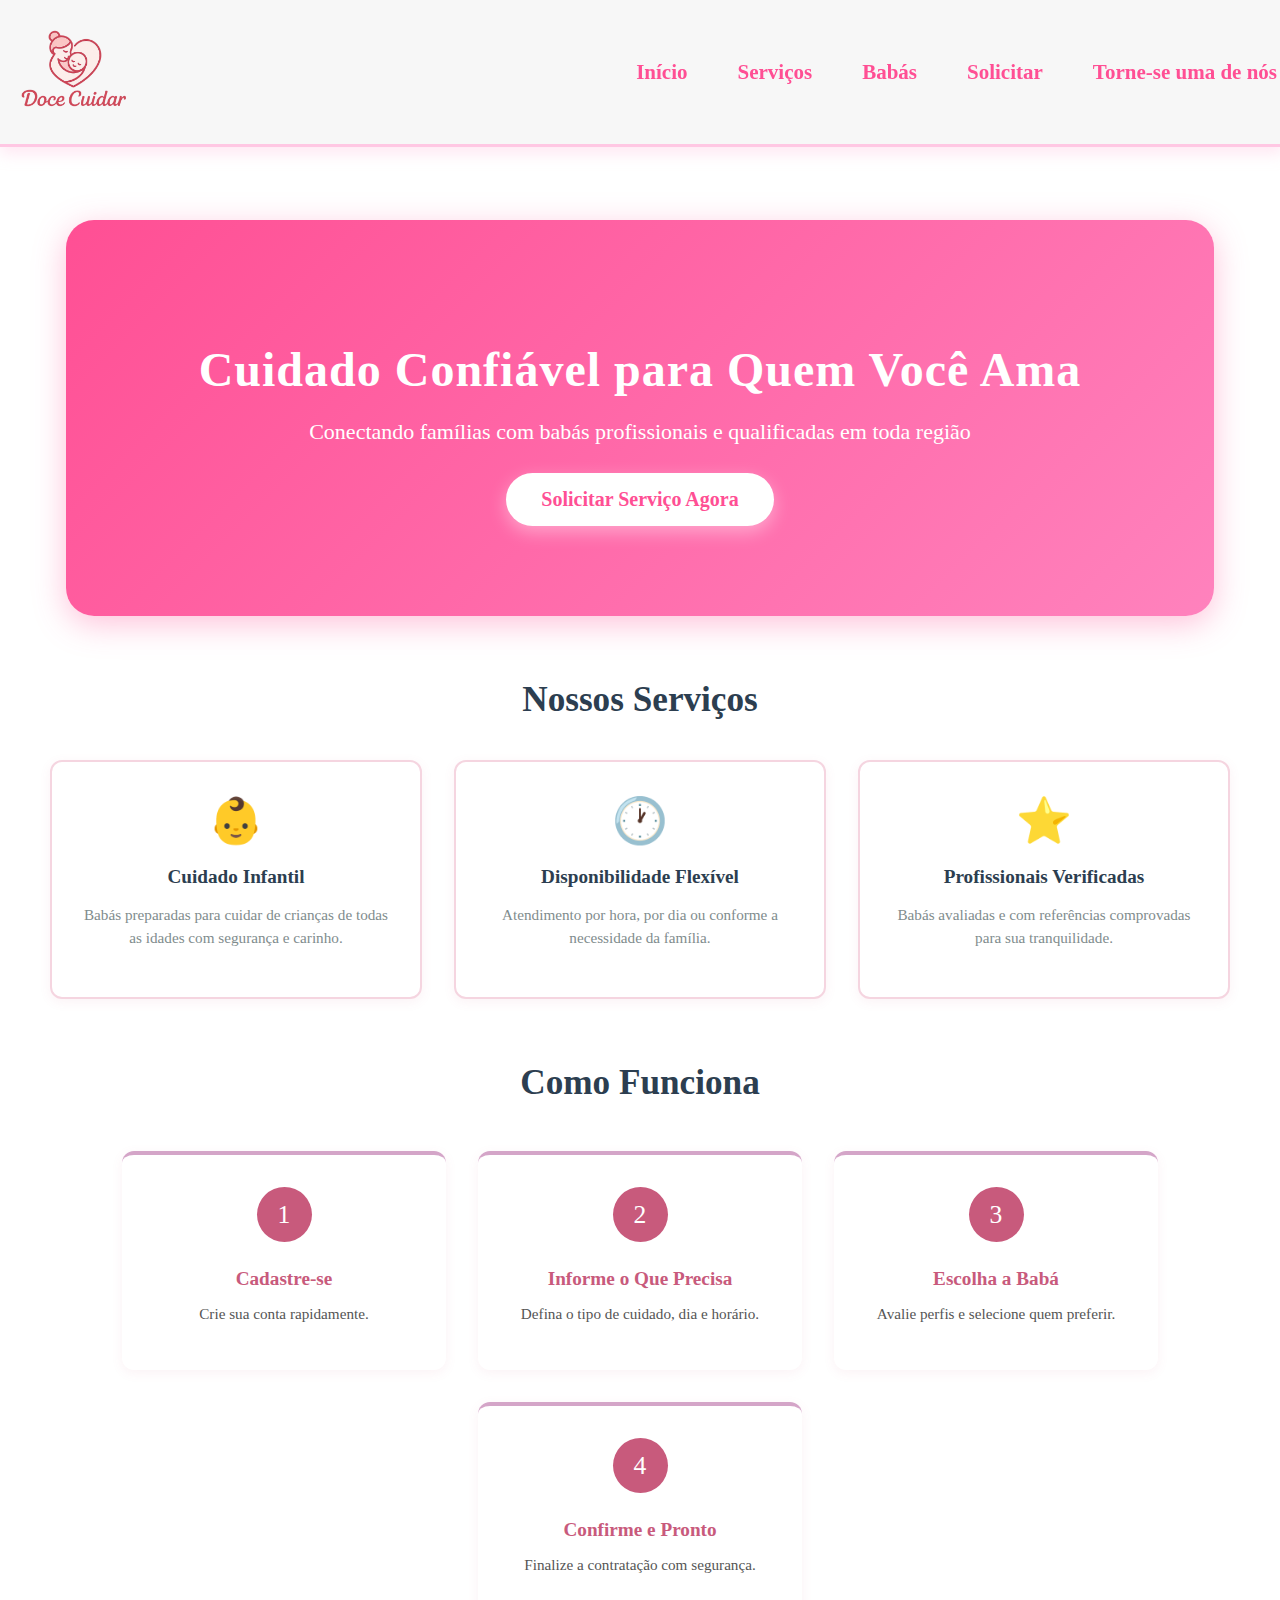
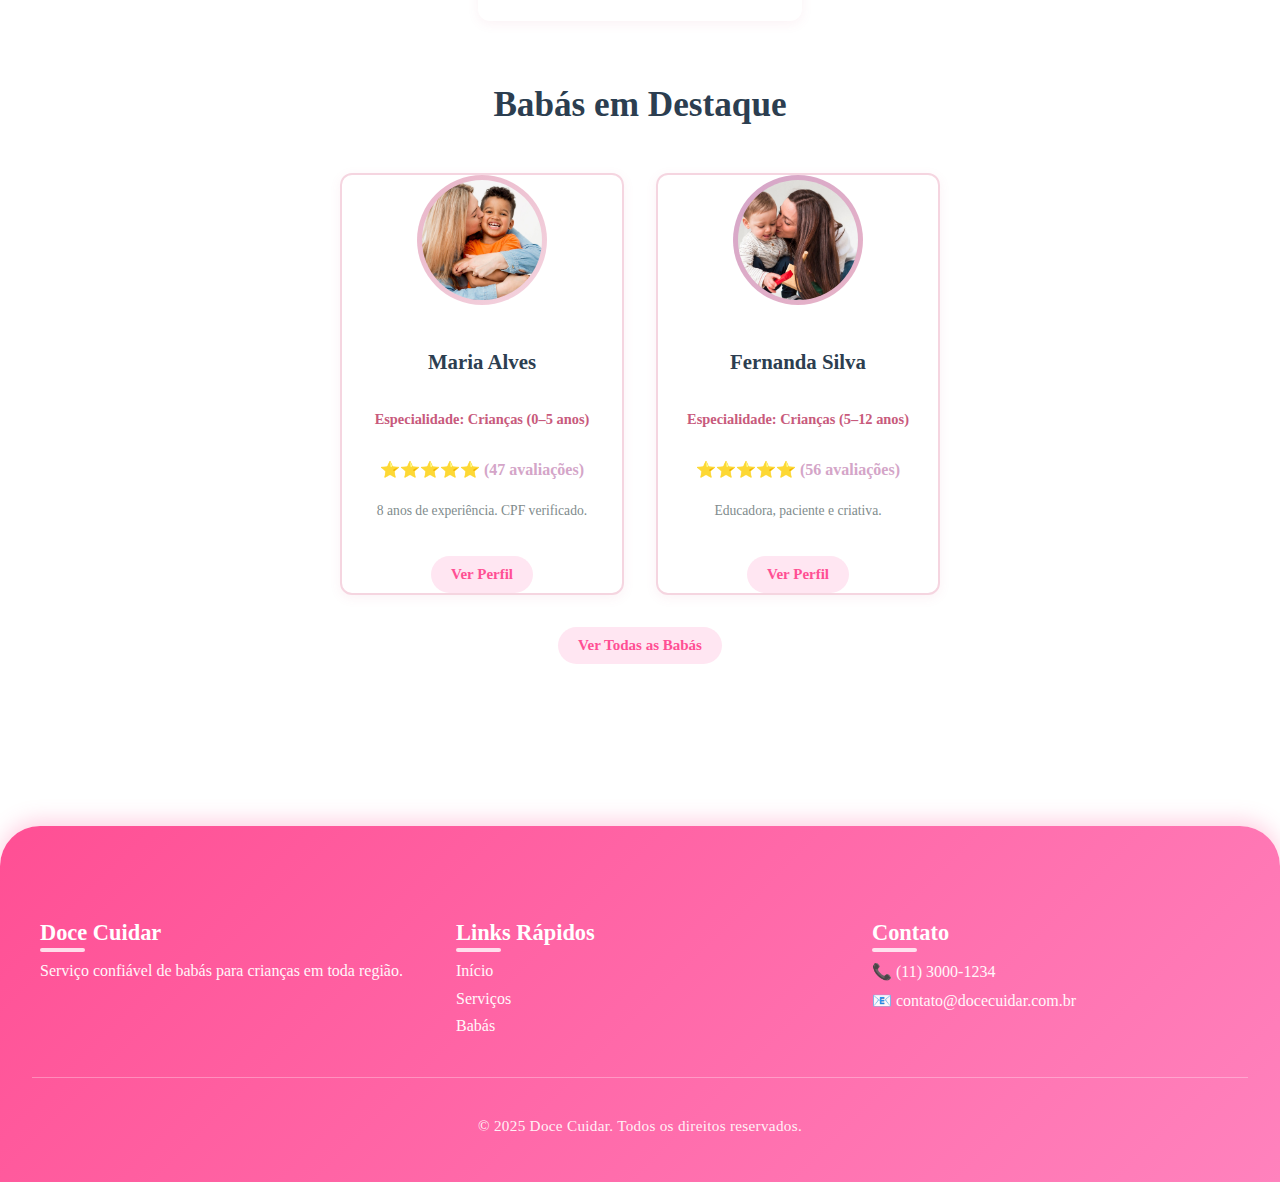
<file: index.html>
<!DOCTYPE html>
<html lang="pt-BR">
<head>
    <meta charset="UTF-8">
    <meta name="viewport" content="width=device-width, initial-scale=1.0">
    <title>Doce Cuidar</title>
    <link rel="stylesheet" href="style.css">
    
</head>
<body>
    <header>
        <nav class="navbar">
            <!-- Made logo a clickable link to homepage -->
            <a href="index.html" class="logo-link">
                <img class="logo" src="logo-semfundo.png" alt="logo marca doce cuidar">
            </a>

            <ul class="nav-links">
                <li><a href="index.html">Início</a></li>
                <li><a href="serviços.html">Serviços</a></li>
                <li><a href="babas.html">Babás</a></li>
                <li><a href="solicitar.html">Solicitar</a></li>
                <li><a href="contato.html">Torne-se uma de nós</a></li>
            </ul>
        </nav>
    </header>

    <article>
        <h1>Cuidado Confiável para Quem Você Ama</h1>
        <p>Conectando famílias com babás profissionais e qualificadas em toda região</p>
        <div style="text-align: center;">
            <a href="contato.html" class="btn">Solicitar Serviço Agora</a>
        </div>
    </article>

<section class="servicos">
    <h2>Nossos Serviços</h2>

    <div class="servicos-container">
        <div class="servico-card">
            <div class="servico-icon">👶</div>
            <h3>Cuidado Infantil</h3>
            <p>Babás preparadas para cuidar de crianças de todas as idades com segurança e carinho.</p>
        </div>

        <div class="servico-card">
            <div class="servico-icon">🕐</div>
            <h3>Disponibilidade Flexível</h3>
            <p>Atendimento por hora, por dia ou conforme a necessidade da família.</p>
        </div>

        <div class="servico-card">
            <div class="servico-icon">⭐</div>
            <h3>Profissionais Verificadas</h3>
            <p>Babás avaliadas e com referências comprovadas para sua tranquilidade.</p>
        </div>
    </div>
</section>

<section class="como-funciona">
    <h2>Como Funciona</h2>

    <div class="passos-container">
        <div class="passo">
            <div class="passo-numero">1</div>
            <h4>Cadastre-se</h4>
            <p>Crie sua conta rapidamente.</p>
        </div>

        <div class="passo">
            <div class="passo-numero">2</div>
            <h4>Informe o Que Precisa</h4>
            <p>Defina o tipo de cuidado, dia e horário.</p>
        </div>

        <div class="passo">
            <div class="passo-numero">3</div>
            <h4>Escolha a Babá</h4>
            <p>Avalie perfis e selecione quem preferir.</p>
        </div>

        <div class="passo">
            <div class="passo-numero">4</div>
            <h4>Confirme e Pronto</h4>
            <p>Finalize a contratação com segurança.</p>
        </div>
    </div>
</section>

<section class="babas">
    <h2>Babás em Destaque</h2>

    <div class="babas-container">

        <div class="baba-card">
            <div class="baba-foto" style="background: linear-gradient(135deg, #E8B4C8, #F5D5E0);">
                <img src="img/MULHER1.jpg" alt="">
            </div>
            <h3>Maria Alves</h3>
            <p class="especializacao">Especialidade: Crianças (0–5 anos)</p>
            <p class="avaliacao">⭐⭐⭐⭐⭐ (47 avaliações)</p>
            <p class="experiencia">8 anos de experiência. CPF verificado.</p>
            <a href="perfil-maria-alves.html" class="btn-secondary" style="text-decoration: none;">Ver Perfil</a>
        </div>

        <div class="baba-card">
            <div class="baba-foto" style="background: linear-gradient(135deg, #D4A5C8, #E8B4C8);">
                <img src="img/MULHER2.jpg" alt="">
            </div>
            <h3>Fernanda Silva</h3>
            <p class="especializacao">Especialidade: Crianças (5–12 anos)</p>
            <p class="avaliacao">⭐⭐⭐⭐⭐ (56 avaliações)</p>
            <p class="experiencia">Educadora, paciente e criativa.</p>
            <a href="perfil-fernanda-silva.html" class="btn-secondary" style="text-decoration: none;">Ver Perfil</a>
        </div>

    </div>

    <div class="center-btn">
        <a href="babas.html" class="btn-secondary">Ver Todas as Babás</a>
    </div>
</section>

<br>

   <!-- Footer -->
    <footer class="footer">
        <div class="footer-content">
            <div class="footer-coluna">
                <h4>Doce Cuidar</h4>
                <p>Serviço confiável de babás para crianças em toda região.</p>
            </div>
            <div class="footer-coluna">
                <h4>Links Rápidos</h4>
                <p><a href="index.html">Início</a></p>
                <p><a href="serviços.html">Serviços</a></p>
                <p><a href="babas.html">Babás</a></p>
            </div>
            <div class="footer-coluna">
                <h4>Contato</h4>
                <p>📞 (11) 3000-1234</p>
                <p>📧 contato@docecuidar.com.br</p>
            </div>
        </div>
        <div class="footer-bottom">
            <p>&copy; 2025 Doce Cuidar. Todos os direitos reservados.</p>
        </div>
    </footer>

</body>
</html>
</file>
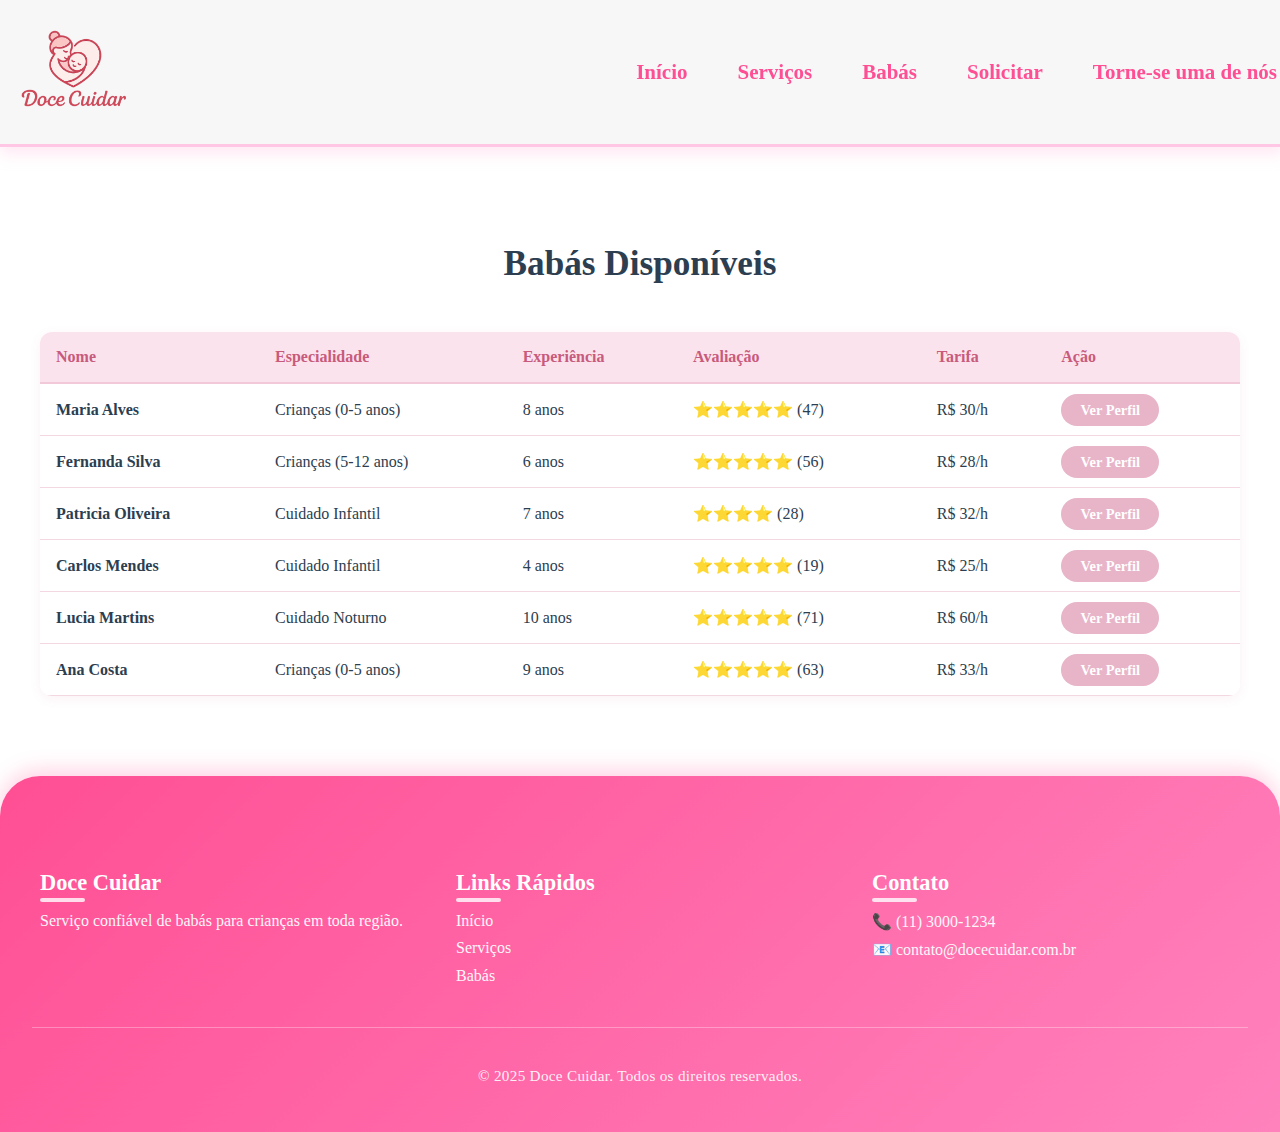
<file: babas.html>
<!DOCTYPE html>
<html lang="pt-BR">
<head>
    <meta charset="UTF-8">
    <meta name="viewport" content="width=device-width, initial-scale=1.0">
    <title>Doce Cuidar</title>
    <link rel="stylesheet" href="style.css">
</head>
<body>
    <header>
        <nav class="navbar">
            <a href="index.html" class="logo-link">
                <img class="logo" src="logo-semfundo.png" alt="logo marca doce cuidar">
            </a>

            <ul class="nav-links">
                <li><a href="index.html">Início</a></li>
                <li><a href="serviços.html">Serviços</a></li>
                <li><a href="babas.html">Babás</a></li>
                <li><a href="solicitar.html">Solicitar</a></li>
                <li><a href="contato.html">Torne-se uma de nós</a></li>
            </ul>
        </nav>
    </header>
<!-- Tabela de Babás -->
<section class="secao-tabela">
    <h2>Babás Disponíveis</h2>

    <div class="tabela-container">
        <table class="tabela-babas">
            <thead>
                <tr>
                    <th>Nome</th>
                    <th>Especialidade</th>
                    <th>Experiência</th>
                    <th>Avaliação</th>
                    <th>Tarifa</th>
                    <th>Ação</th>
                </tr>
            </thead>

            <tbody>
                <tr>
                    <td><strong>Maria Alves</strong></td>
                    <td>Crianças (0-5 anos)</td>
                    <td>8 anos</td>
                    <td>⭐⭐⭐⭐⭐ (47)</td>
                    <td>R$ 30/h</td>
                    <td><a href="perfil.html" class="btn-tabela">Ver Perfil</a></td>
                </tr>

                <tr>
                    <td><strong>Fernanda Silva</strong></td>
                    <td>Crianças (5-12 anos)</td>
                    <td>6 anos</td>
                    <td>⭐⭐⭐⭐⭐ (56)</td>
                    <td>R$ 28/h</td>
                    <td><a href="perfil-fernanda-silva.html" class="btn-tabela">Ver Perfil</a></td>
                </tr>

                <tr>
                    <td><strong>Patricia Oliveira</strong></td>
                    <td>Cuidado Infantil</td>
                    <td>7 anos</td>
                    <td>⭐⭐⭐⭐ (28)</td>
                    <td>R$ 32/h</td>
                    <td><a href="perfil-patricia-oliveira.html" class="btn-tabela">Ver Perfil</a></td>
                </tr>

                <tr>
                    <td><strong>Carlos Mendes</strong></td>
                    <td>Cuidado Infantil</td>
                    <td>4 anos</td>
                    <td>⭐⭐⭐⭐⭐ (19)</td>
                    <td>R$ 25/h</td>
                    <td><a href="perfil-carlos-mendes.html" class="btn-tabela">Ver Perfil</a></td>
                </tr>

                <tr>
                    <td><strong>Lucia Martins</strong></td>
                    <td>Cuidado Noturno</td>
                    <td>10 anos</td>
                    <td>⭐⭐⭐⭐⭐ (71)</td>
                    <td>R$ 60/h</td>
                    <td><a href="perfil-lucia-martins.html" class="btn-tabela">Ver Perfil</a></td>
                </tr>

                <tr>
                    <td><strong>Ana Costa</strong></td>
                    <td>Crianças (0-5 anos)</td>
                    <td>9 anos</td>
                    <td>⭐⭐⭐⭐⭐ (63)</td>
                    <td>R$ 33/h</td>
                    <td><a href="perfil-ana-costa.html" class="btn-tabela">Ver Perfil</a></td>
                </tr>
            </tbody>
        </table>
    </div>
</section>



   <!-- Footer -->
    <footer class="footer">
        <div class="footer-content">
            <div class="footer-coluna">
                <h4>Doce Cuidar</h4>
                <p>Serviço confiável de babás para crianças em toda região.</p>
            </div>
            <div class="footer-coluna">
                <h4>Links Rápidos</h4>
                <p><a href="index.html">Início</a></p>
                <p><a href="serviços.html">Serviços</a></p>
                <p><a href="babas.html">Babás</a></p>
            </div>
            <div class="footer-coluna">
                <h4>Contato</h4>
                <p>📞 (11) 3000-1234</p>
                <p>📧 contato@docecuidar.com.br</p>
            </div>
        </div>
        <div class="footer-bottom">
            <p>&copy; 2025 Doce Cuidar. Todos os direitos reservados.</p>
        </div>
    </footer>
</body>
</html>
</file>
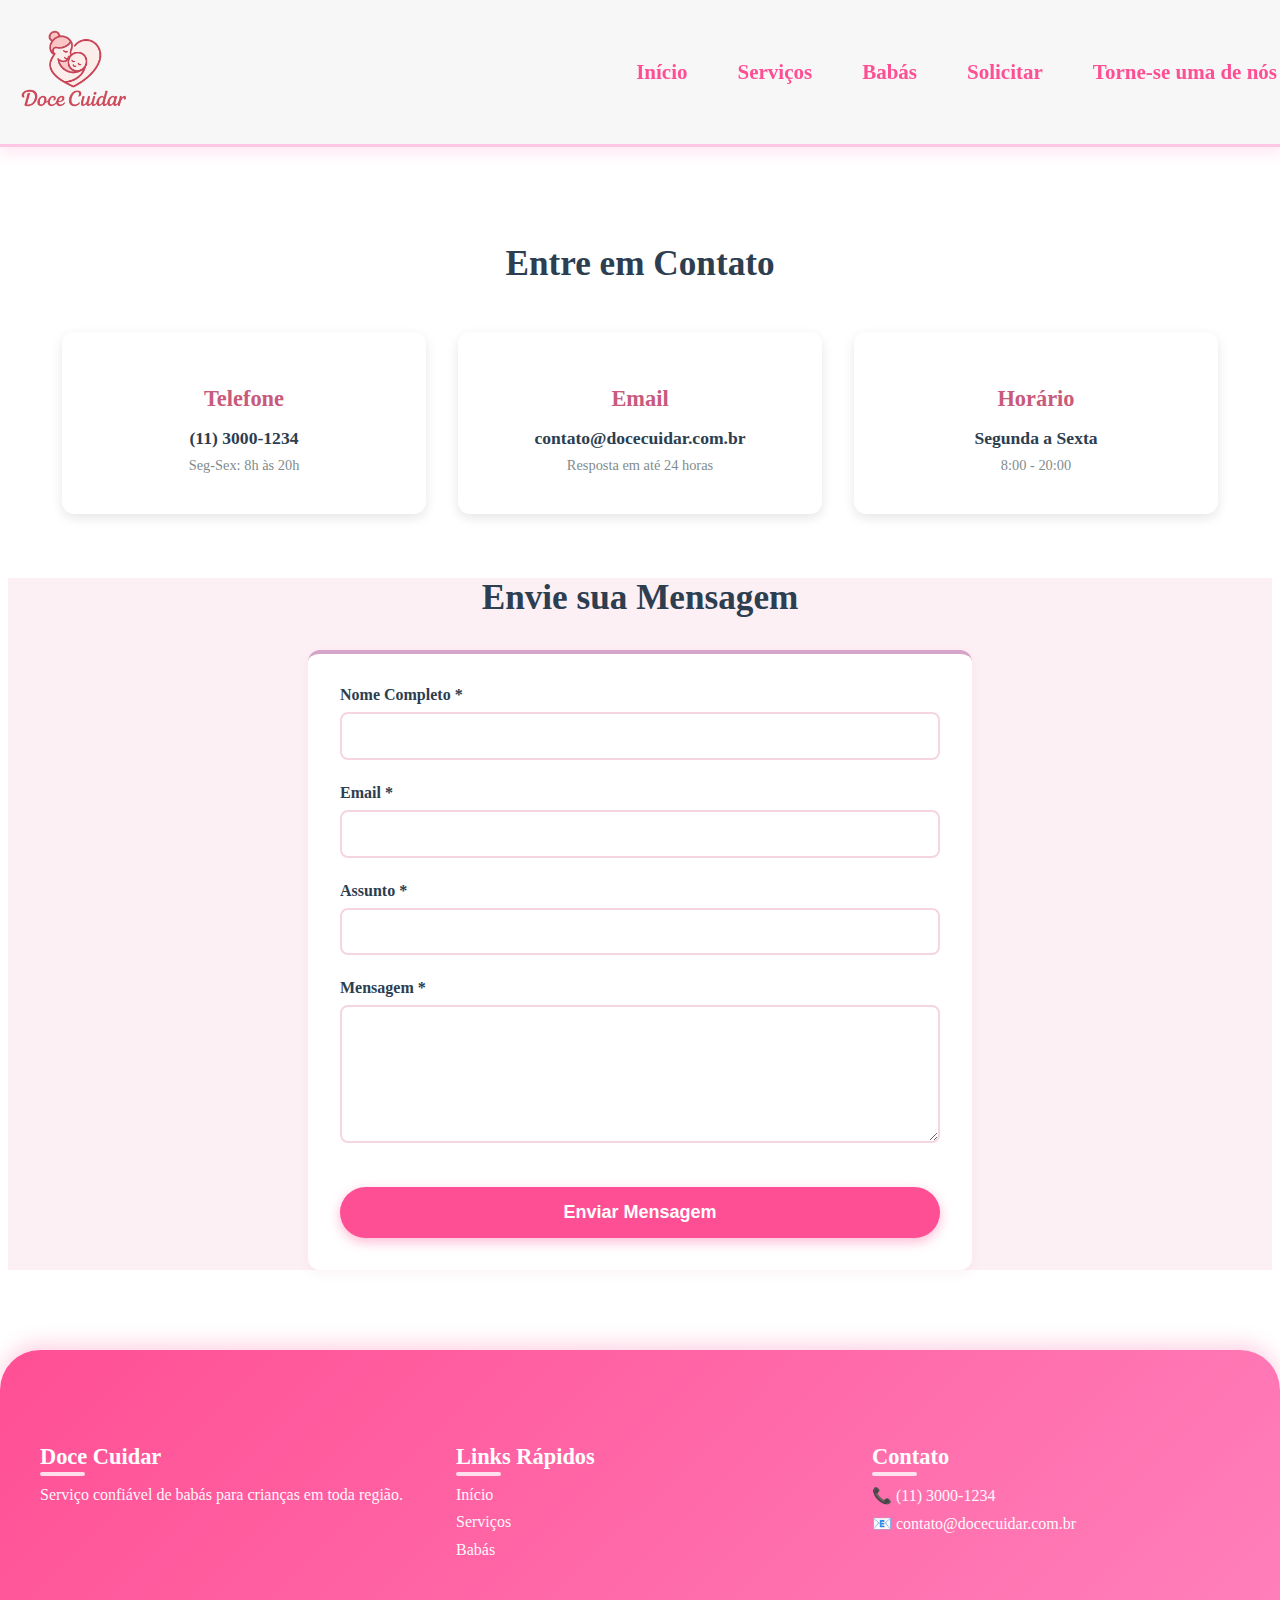
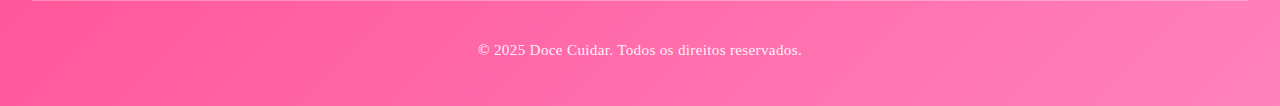
<file: contato.html>
<!DOCTYPE html>
<html lang="pt-BR">
<head>
    <meta charset="UTF-8">
    <meta name="viewport" content="width=device-width, initial-scale=1.0">
    <title>Doce Cuidar</title>
    <link rel="stylesheet" href="style.css">
</head>
<body>
    <header>
        <nav class="navbar">
            <a href="index.html" class="logo-link">
                <img class="logo" src="logo-semfundo.png" alt="logo marca doce cuidar">
            </a>

            <ul class="nav-links">
                <li><a href="index.html">Início</a></li>
                <li><a href="serviços.html">Serviços</a></li>
                <li><a href="babas.html">Babás</a></li>
                <li><a href="solicitar.html">Solicitar</a></li>
                <li><a href="contato.html">Torne-se uma de nós</a></li>
            </ul>
        </nav>
    </header>

   <!-- Informações de Contato -->
<section class="contato-info container">
  <center><h2>Entre em Contato</h2></center>

  <div class="contato-cards">
    <div class="contato-card">
      <h3>Telefone</h3>
      <p class="contato-dado">(11) 3000-1234</p>
      <p class="contato-pequeno">Seg-Sex: 8h às 20h</p>
    </div>

    <div class="contato-card">
      <h3>Email</h3>
      <p class="contato-dado">contato@docecuidar.com.br</p>
      <p class="contato-pequeno">Resposta em até 24 horas</p>
    </div>

    <div class="contato-card">
      <h3>Horário</h3>
      <p class="contato-dado">Segunda a Sexta</p>
      <p class="contato-pequeno">8:00 - 20:00</p>
    </div>
  </div>
</section>

<!-- Formulário de Contato -->
<section class="formulario-section container">
  <h2>Envie sua Mensagem</h2>

  <form id="form-contato" class="formulario">
    <div class="form-group">
      <label for="nome-contato">Nome Completo *</label>
      <input type="text" id="nome-contato" name="nome" required>
    </div>

    <div class="form-group">
      <label for="email-contato">Email *</label>
      <input type="email" id="email-contato" name="email" required>
    </div>

    <div class="form-group">
      <label for="assunto">Assunto *</label>
      <input type="text" id="assunto" name="assunto" required>
    </div>

    <div class="form-group">
      <label for="mensagem">Mensagem *</label>
      <textarea id="mensagem" name="mensagem" rows="6" required></textarea>
    </div>

    <button type="submit" class="btn-primary">Enviar Mensagem</button>
  </form>

  <div id="mensagem-sucesso-contato" class="mensagem-sucesso" hidden>
    ✓ Mensagem enviada com sucesso! Entraremos em contato em breve.
  </div>
</section>
    <!-- Footer -->
    <footer class="footer">
        <div class="footer-content">
            <div class="footer-coluna">
                <h4>Doce Cuidar</h4>
                <p>Serviço confiável de babás para crianças em toda região.</p>
            </div>
            <div class="footer-coluna">
                <h4>Links Rápidos</h4>
                <p><a href="index.html">Início</a></p>
                <p><a href="servicos.html">Serviços</a></p>
                <p><a href="babas.html">Babás</a></p>
            </div>
            <div class="footer-coluna">
                <h4>Contato</h4>
                <p>📞 (11) 3000-1234</p>
                <p>📧 contato@docecuidar.com.br</p>
            </div>
        </div>
        <div class="footer-bottom">
            <p>&copy; 2025 Doce Cuidar. Todos os direitos reservados.</p>
        </div>
    </footer>

    <script>
      document.addEventListener("DOMContentLoaded", () => {
        const form = document.getElementById("form-contato");
        const mensagem = document.getElementById("mensagem-sucesso-contato");

        if (form) {
          form.addEventListener("submit", function (event) {
            event.preventDefault();

            // Validate required fields
            const obrigatorios = form.querySelectorAll("input[required], textarea[required]");
            let valido = true;

            obrigatorios.forEach(campo => {
              const valor = (campo.value || "").toString().trim();
              if (!valor) {
                campo.style.border = "2px solid #e74c3c";
                valido = false;
              } else {
                campo.style.border = "";
              }
            });

            if (!valido) {
              alert("Por favor, preencha todos os campos obrigatórios corretamente.");
              return;
            }

            alert("✓ Mensagem enviada com sucesso! Entraremos em contato em breve.");

            // Show success message
            if (mensagem) {
              mensagem.hidden = false;
            }

            // Clear form
            form.reset();

            // Hide success message after 5 seconds
            if (mensagem) {
              setTimeout(() => {
                mensagem.hidden = true;
              }, 5000);
            }
          });
        }
      });
    </script>
</body>
</html>
</file>
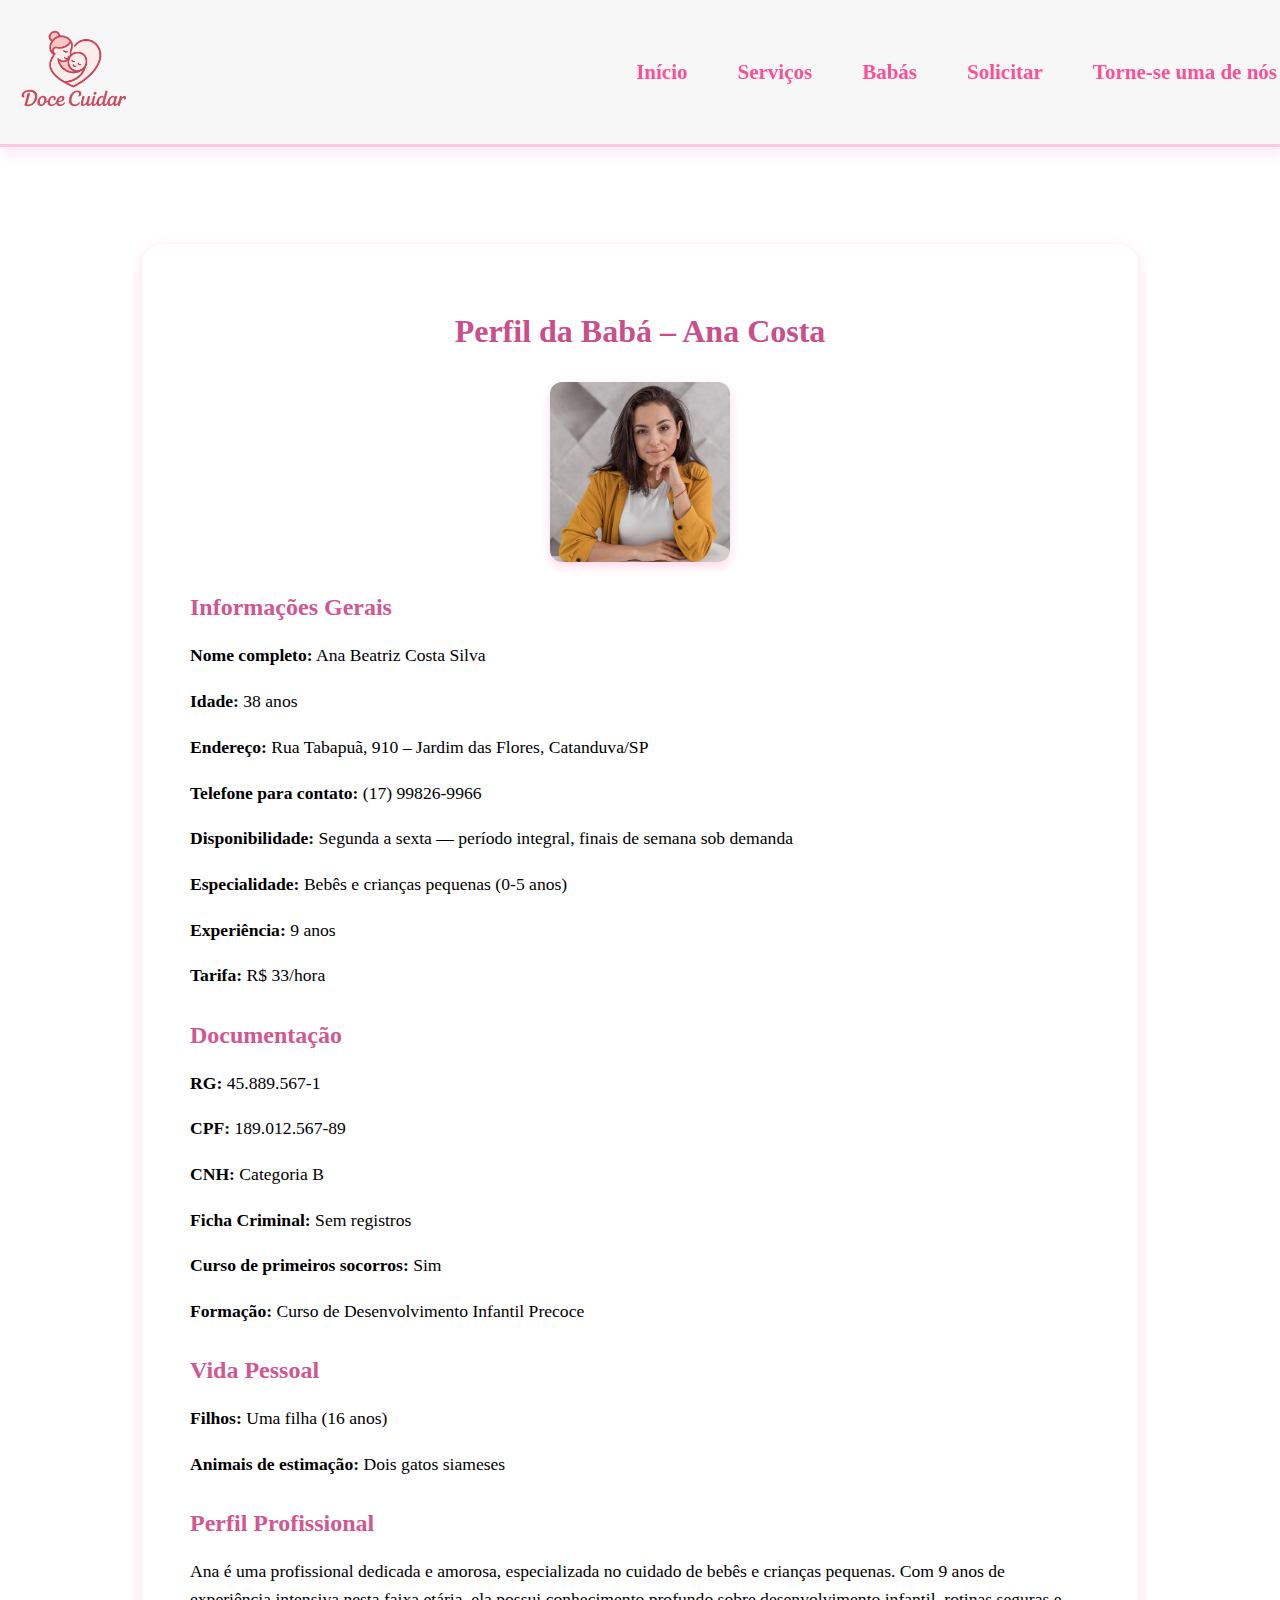
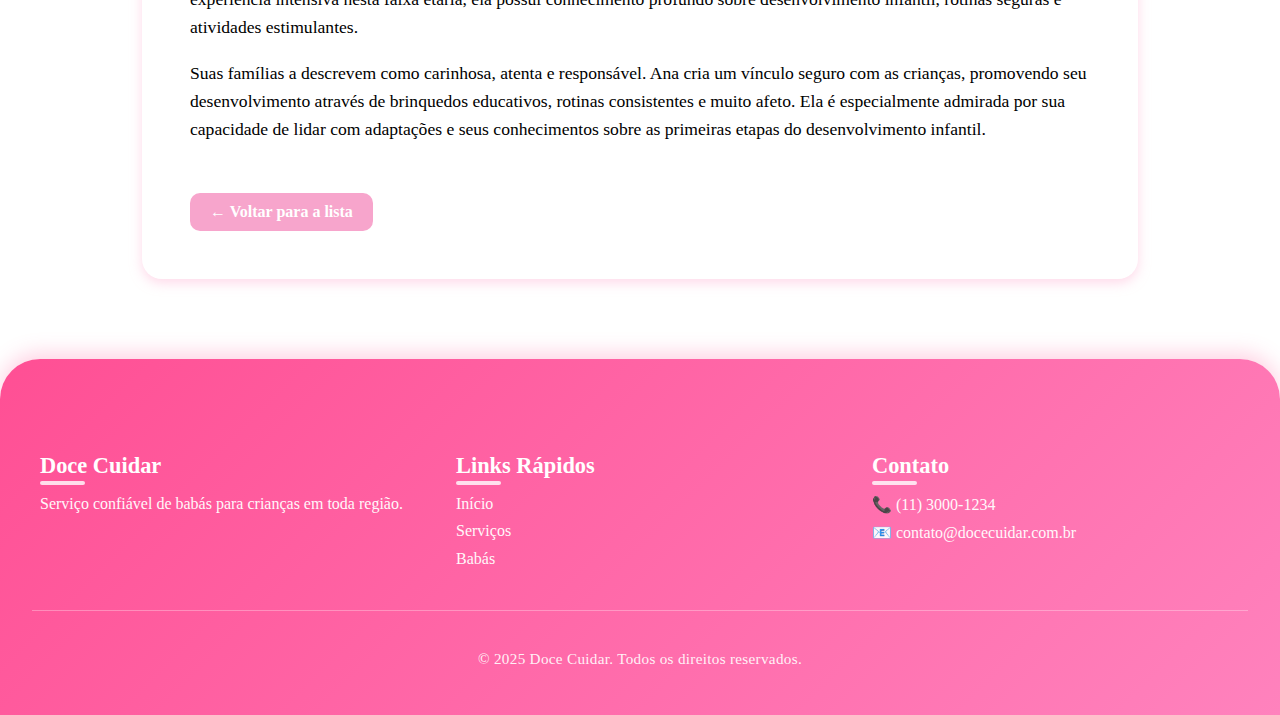
<file: perfil-ana-costa.html>
<!DOCTYPE html>
<html lang="pt-BR">
<head>
    <meta charset="UTF-8">
    <meta name="viewport" content="width=device-width, initial-scale=1.0">
    <title>Ana Costa - Doce Cuidar</title>
    <link rel="stylesheet" href="style.css">
</head>
<body>
    <header>
        <nav class="navbar">
            <a href="index.html" class="logo-link">
                <img class="logo" src="logo-semfundo.png" alt="logo marca doce cuidar">
            </a>

            <ul class="nav-links">
                <li><a href="index.html">Início</a></li>
                <li><a href="serviços.html">Serviços</a></li>
                <li><a href="babas.html">Babás</a></li>
                <li><a href="solicitar.html">Solicitar</a></li>
                <li><a href="contato.html">Torne-se uma de nós</a></li>
            </ul>
        </nav>
    </header>

    <section class="perfil-container">
        <h1>Perfil da Babá – Ana Costa</h1>

        <div class="fotos-container">
            <img src="img/MULHER3.jpg" alt="Foto Ana Costa">
        </div>

        <div class="perfil-info">
            <h2>Informações Gerais</h2>
            <p><strong>Nome completo:</strong> Ana Beatriz Costa Silva</p>
            <p><strong>Idade:</strong> 38 anos</p>
            <p><strong>Endereço:</strong> Rua Tabapuã, 910 – Jardim das Flores, Catanduva/SP</p>
            <p><strong>Telefone para contato:</strong> (17) 99826-9966</p>
            <p><strong>Disponibilidade:</strong> Segunda a sexta — período integral, finais de semana sob demanda</p>
            <p><strong>Especialidade:</strong> Bebês e crianças pequenas (0-5 anos)</p>
            <p><strong>Experiência:</strong> 9 anos</p>
            <p><strong>Tarifa:</strong> R$ 33/hora</p>

            <h2>Documentação</h2>
            <p><strong>RG:</strong> 45.889.567-1</p>
            <p><strong>CPF:</strong> 189.012.567-89</p>
            <p><strong>CNH:</strong> Categoria B</p>
            <p><strong>Ficha Criminal:</strong> Sem registros</p>
            <p><strong>Curso de primeiros socorros:</strong> Sim</p>
            <p><strong>Formação:</strong> Curso de Desenvolvimento Infantil Precoce</p>

            <h2>Vida Pessoal</h2>
            <p><strong>Filhos:</strong> Uma filha (16 anos)</p>
            <p><strong>Animais de estimação:</strong> Dois gatos siameses</p>

            <h2>Perfil Profissional</h2>
            <p>
                Ana é uma profissional dedicada e amorosa, especializada no cuidado de bebês e crianças pequenas. 
                Com 9 anos de experiência intensiva nesta faixa etária, ela possui conhecimento profundo sobre 
                desenvolvimento infantil, rotinas seguras e atividades estimulantes.
            </p>

            <p>
                Suas famílias a descrevem como carinhosa, atenta e responsável. Ana cria um vínculo seguro com as 
                crianças, promovendo seu desenvolvimento através de brinquedos educativos, rotinas consistentes e muito 
                afeto. Ela é especialmente admirada por sua capacidade de lidar com adaptações e seus conhecimentos sobre 
                as primeiras etapas do desenvolvimento infantil.
            </p>

            <a href="babas.html" class="btn-voltar">← Voltar para a lista</a>
        </div>
    </section>

    <footer class="footer">
        <div class="footer-content">
            <div class="footer-coluna">
                <h4>Doce Cuidar</h4>
                <p>Serviço confiável de babás para crianças em toda região.</p>
            </div>
            <div class="footer-coluna">
                <h4>Links Rápidos</h4>
                <p><a href="index.html">Início</a></p>
                <p><a href="serviços.html">Serviços</a></p>
                <p><a href="babas.html">Babás</a></p>
            </div>
            <div class="footer-coluna">
                <h4>Contato</h4>
                <p>📞 (11) 3000-1234</p>
                <p>📧 contato@docecuidar.com.br</p>
            </div>
        </div>
        <div class="footer-bottom">
            <p>&copy; 2025 Doce Cuidar. Todos os direitos reservados.</p>
        </div>
    </footer>
</body>
</html>
</file>
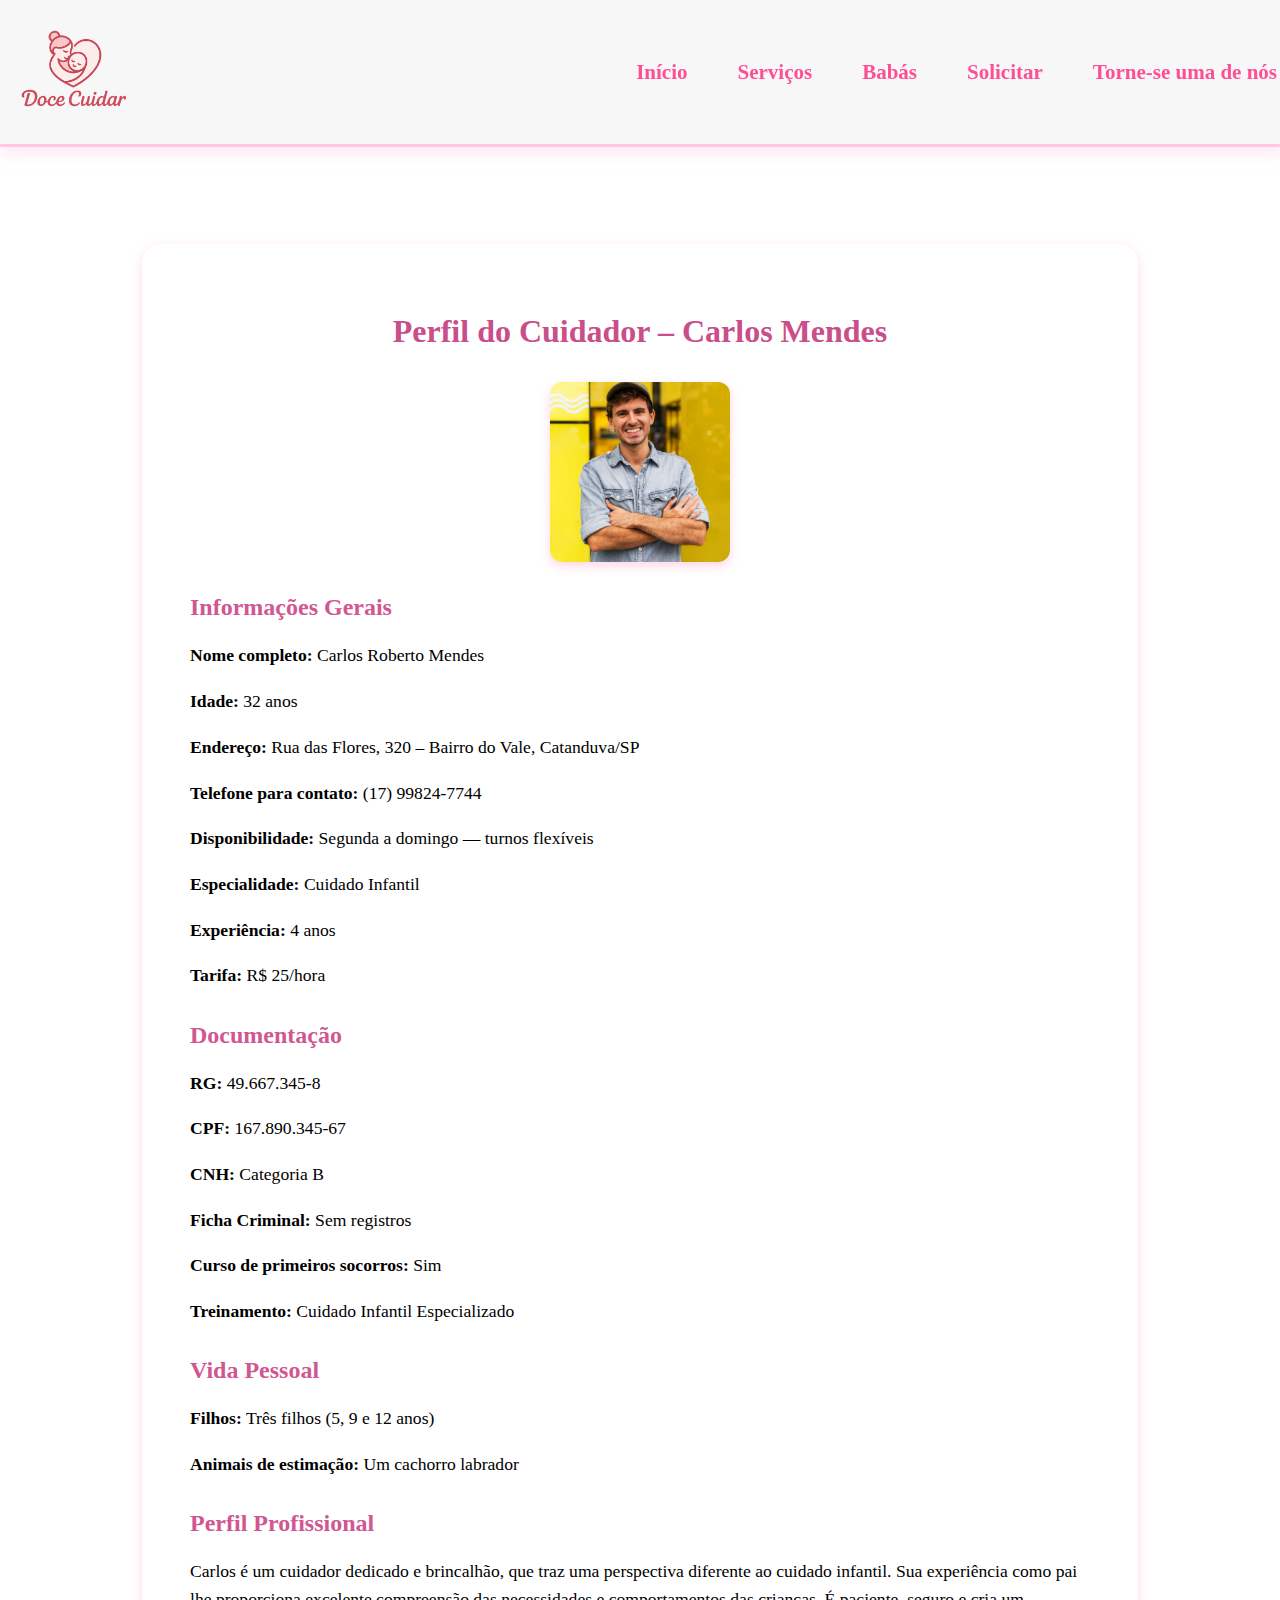
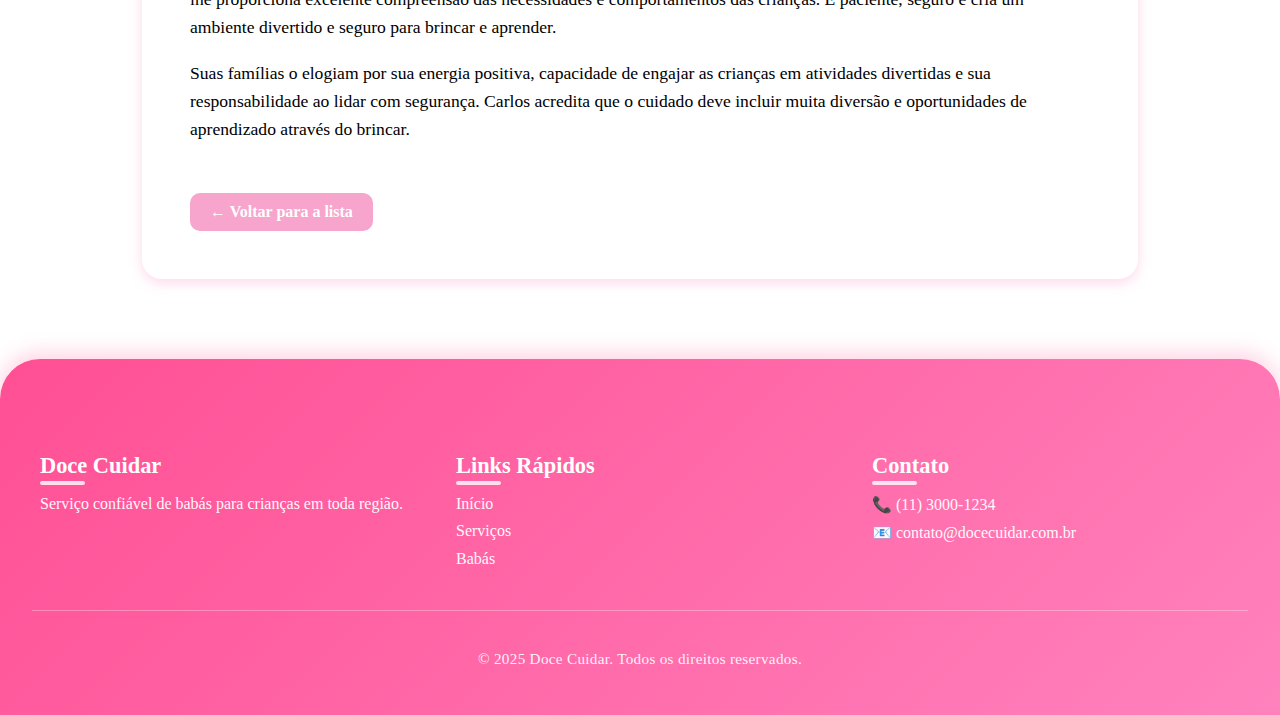
<file: perfil-carlos-mendes.html>
<!DOCTYPE html>
<html lang="pt-BR">
<head>
    <meta charset="UTF-8">
    <meta name="viewport" content="width=device-width, initial-scale=1.0">
    <title>Carlos Mendes - Doce Cuidar</title>
    <link rel="stylesheet" href="style.css">
</head>
<body>
    <header>
        <nav class="navbar">
            <a href="index.html" class="logo-link">
                <img class="logo" src="logo-semfundo.png" alt="logo marca doce cuidar">
            </a>

            <ul class="nav-links">
                <li><a href="index.html">Início</a></li>
                <li><a href="serviços.html">Serviços</a></li>
                <li><a href="babas.html">Babás</a></li>
                <li><a href="solicitar.html">Solicitar</a></li>
                <li><a href="contato.html">Torne-se uma de nós</a></li>
            </ul>
        </nav>
    </header>

    <section class="perfil-container">
        <h1>Perfil do Cuidador – Carlos Mendes</h1>

        <div class="fotos-container">
            <img src="img/HOMEM1.jpg" alt="Foto Carlos Mendes">
        </div>

        <div class="perfil-info">
            <h2>Informações Gerais</h2>
            <p><strong>Nome completo:</strong> Carlos Roberto Mendes</p>
            <p><strong>Idade:</strong> 32 anos</p>
            <p><strong>Endereço:</strong> Rua das Flores, 320 – Bairro do Vale, Catanduva/SP</p>
            <p><strong>Telefone para contato:</strong> (17) 99824-7744</p>
            <p><strong>Disponibilidade:</strong> Segunda a domingo — turnos flexíveis</p>
            <p><strong>Especialidade:</strong> Cuidado Infantil</p>
            <p><strong>Experiência:</strong> 4 anos</p>
            <p><strong>Tarifa:</strong> R$ 25/hora</p>

            <h2>Documentação</h2>
            <p><strong>RG:</strong> 49.667.345-8</p>
            <p><strong>CPF:</strong> 167.890.345-67</p>
            <p><strong>CNH:</strong> Categoria B</p>
            <p><strong>Ficha Criminal:</strong> Sem registros</p>
            <p><strong>Curso de primeiros socorros:</strong> Sim</p>
            <p><strong>Treinamento:</strong> Cuidado Infantil Especializado</p>

            <h2>Vida Pessoal</h2>
            <p><strong>Filhos:</strong> Três filhos (5, 9 e 12 anos)</p>
            <p><strong>Animais de estimação:</strong> Um cachorro labrador</p>

            <h2>Perfil Profissional</h2>
            <p>
                Carlos é um cuidador dedicado e brincalhão, que traz uma perspectiva diferente ao cuidado infantil. 
                Sua experiência como pai lhe proporciona excelente compreensão das necessidades e comportamentos das crianças. 
                É paciente, seguro e cria um ambiente divertido e seguro para brincar e aprender.
            </p>

            <p>
                Suas famílias o elogiam por sua energia positiva, capacidade de engajar as crianças em atividades divertidas 
                e sua responsabilidade ao lidar com segurança. Carlos acredita que o cuidado deve incluir muita diversão 
                e oportunidades de aprendizado através do brincar.
            </p>

            <a href="babas.html" class="btn-voltar">← Voltar para a lista</a>
        </div>
    </section>

    <footer class="footer">
        <div class="footer-content">
            <div class="footer-coluna">
                <h4>Doce Cuidar</h4>
                <p>Serviço confiável de babás para crianças em toda região.</p>
            </div>
            <div class="footer-coluna">
                <h4>Links Rápidos</h4>
                <p><a href="index.html">Início</a></p>
                <p><a href="serviços.html">Serviços</a></p>
                <p><a href="babas.html">Babás</a></p>
            </div>
            <div class="footer-coluna">
                <h4>Contato</h4>
                <p>📞 (11) 3000-1234</p>
                <p>📧 contato@docecuidar.com.br</p>
            </div>
        </div>
        <div class="footer-bottom">
            <p>&copy; 2025 Doce Cuidar. Todos os direitos reservados.</p>
        </div>
    </footer>
</body>
</html>
</file>
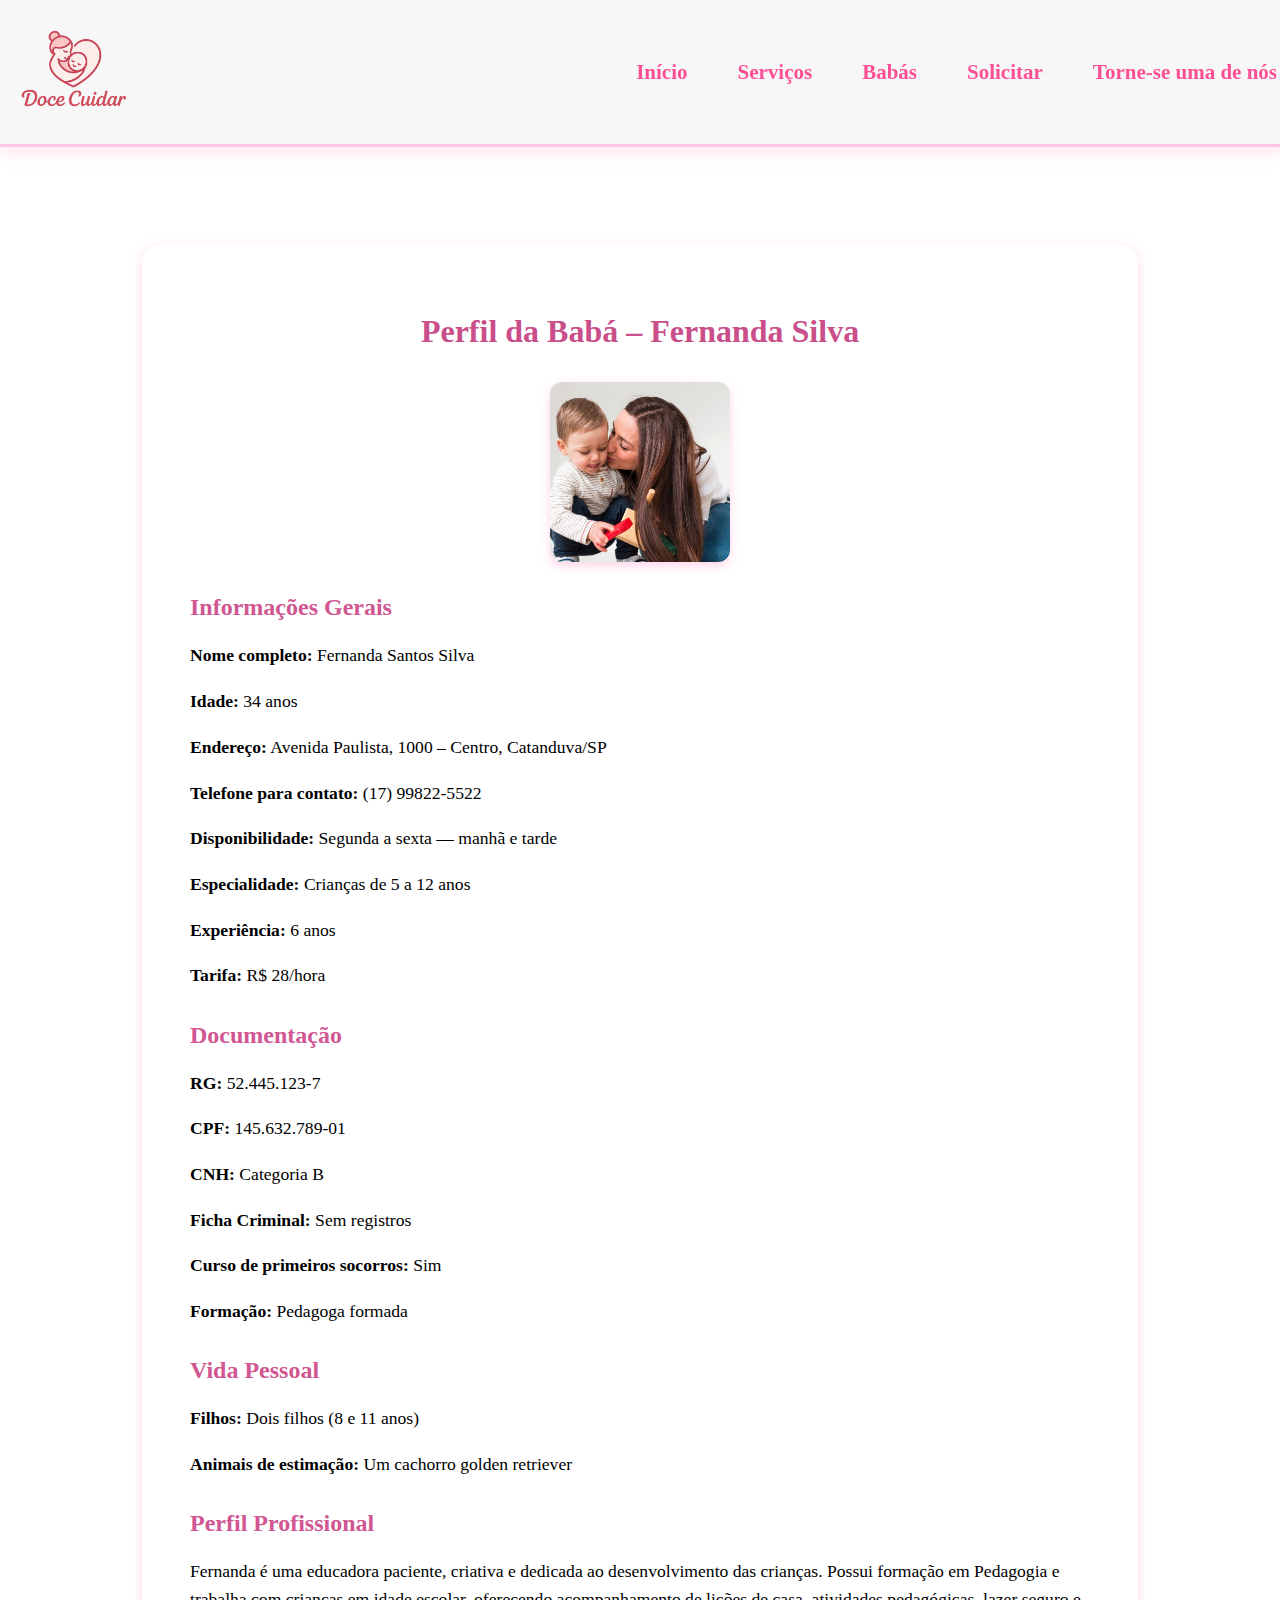
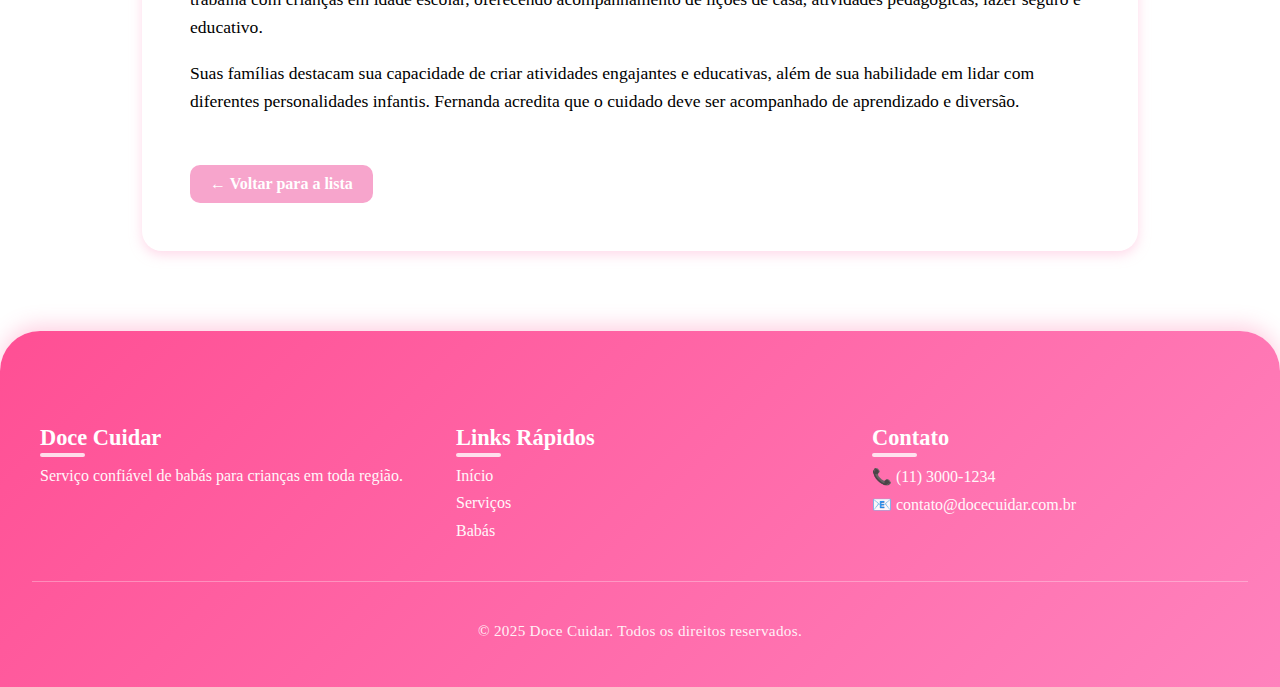
<file: perfil-fernanda-silva.html>
<!DOCTYPE html>
<html lang="pt-BR">
<head>
    <meta charset="UTF-8">
    <meta name="viewport" content="width=device-width, initial-scale=1.0">
    <title>Fernanda Silva - Doce Cuidar</title>
    <link rel="stylesheet" href="style.css">
</head>
<body>
    <header>
        <nav class="navbar">
            <a href="index.html" class="logo-link">
                <img class="logo" src="logo-semfundo.png" alt="logo marca doce cuidar">
            </a>

            <ul class="nav-links">
                <li><a href="index.html">Início</a></li>
                <li><a href="serviços.html">Serviços</a></li>
                <li><a href="babas.html">Babás</a></li>
                <li><a href="solicitar.html">Solicitar</a></li>
                <li><a href="contato.html">Torne-se uma de nós</a></li>
            </ul>
        </nav>
    </header>

    <section class="perfil-container">
        <h1>Perfil da Babá – Fernanda Silva</h1>

        <div class="fotos-container">
            <img src="img/MULHER2.jpg" alt="Foto Fernanda Silva">
        </div>

        <div class="perfil-info">
            <h2>Informações Gerais</h2>
            <p><strong>Nome completo:</strong> Fernanda Santos Silva</p>
            <p><strong>Idade:</strong> 34 anos</p>
            <p><strong>Endereço:</strong> Avenida Paulista, 1000 – Centro, Catanduva/SP</p>
            <p><strong>Telefone para contato:</strong> (17) 99822-5522</p>
            <p><strong>Disponibilidade:</strong> Segunda a sexta — manhã e tarde</p>
            <p><strong>Especialidade:</strong> Crianças de 5 a 12 anos</p>
            <p><strong>Experiência:</strong> 6 anos</p>
            <p><strong>Tarifa:</strong> R$ 28/hora</p>

            <h2>Documentação</h2>
            <p><strong>RG:</strong> 52.445.123-7</p>
            <p><strong>CPF:</strong> 145.632.789-01</p>
            <p><strong>CNH:</strong> Categoria B</p>
            <p><strong>Ficha Criminal:</strong> Sem registros</p>
            <p><strong>Curso de primeiros socorros:</strong> Sim</p>
            <p><strong>Formação:</strong> Pedagoga formada</p>

            <h2>Vida Pessoal</h2>
            <p><strong>Filhos:</strong> Dois filhos (8 e 11 anos)</p>
            <p><strong>Animais de estimação:</strong> Um cachorro golden retriever</p>

            <h2>Perfil Profissional</h2>
            <p>
                Fernanda é uma educadora paciente, criativa e dedicada ao desenvolvimento das crianças. 
                Possui formação em Pedagogia e trabalha com crianças em idade escolar, oferecendo 
                acompanhamento de lições de casa, atividades pedagógicas, lazer seguro e educativo.
            </p>

            <p>
                Suas famílias destacam sua capacidade de criar atividades engajantes e educativas, 
                além de sua habilidade em lidar com diferentes personalidades infantis. Fernanda acredita 
                que o cuidado deve ser acompanhado de aprendizado e diversão.
            </p>

            <a href="babas.html" class="btn-voltar">← Voltar para a lista</a>
        </div>
    </section>

    <footer class="footer">
        <div class="footer-content">
            <div class="footer-coluna">
                <h4>Doce Cuidar</h4>
                <p>Serviço confiável de babás para crianças em toda região.</p>
            </div>
            <div class="footer-coluna">
                <h4>Links Rápidos</h4>
                <p><a href="index.html">Início</a></p>
                <p><a href="serviços.html">Serviços</a></p>
                <p><a href="babas.html">Babás</a></p>
            </div>
            <div class="footer-coluna">
                <h4>Contato</h4>
                <p>📞 (11) 3000-1234</p>
                <p>📧 contato@docecuidar.com.br</p>
            </div>
        </div>
        <div class="footer-bottom">
            <p>&copy; 2025 Doce Cuidar. Todos os direitos reservados.</p>
        </div>
    </footer>
</body>
</html>
</file>
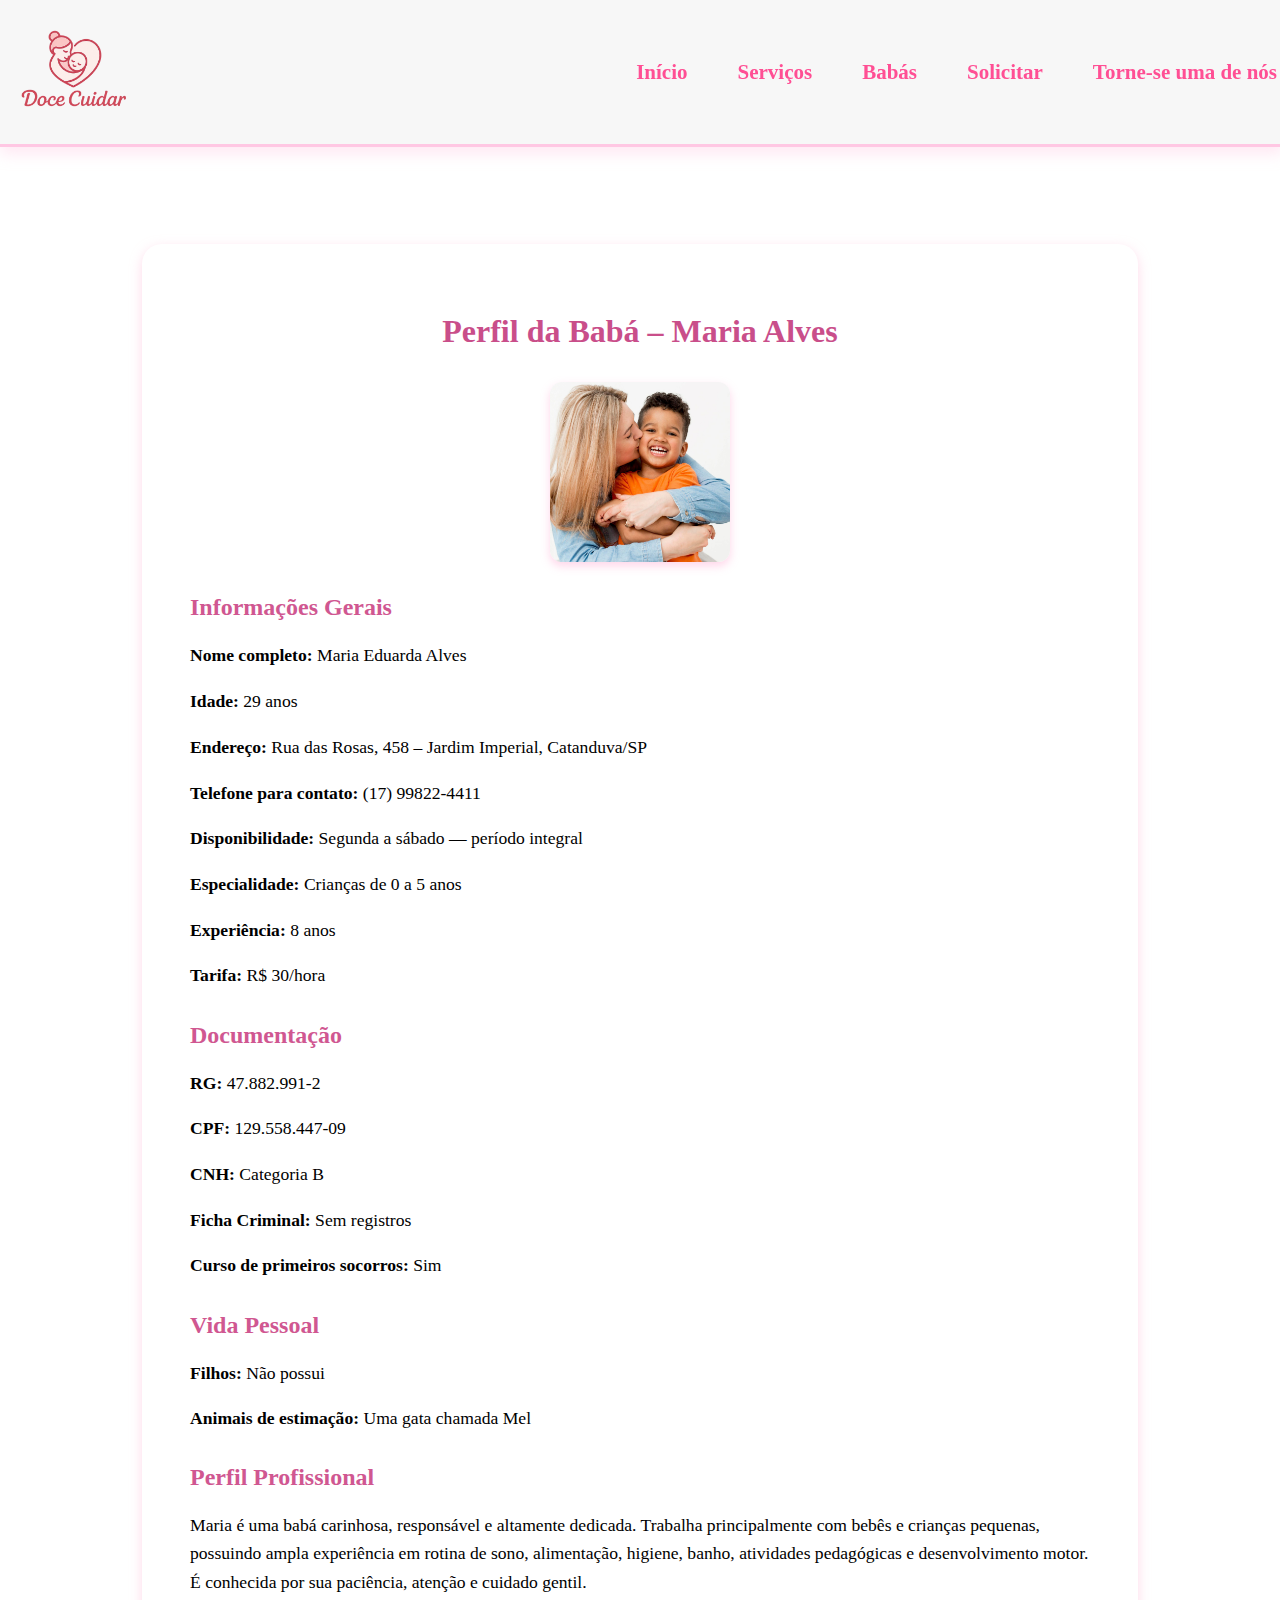
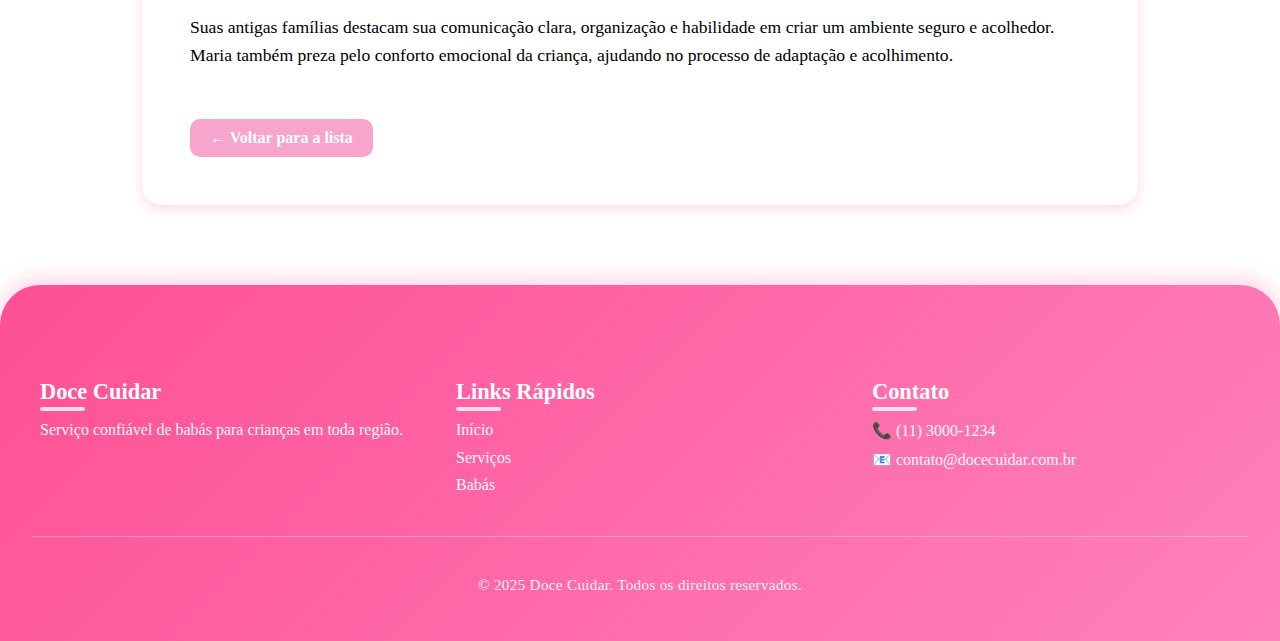
<file: perfil-maria-alves.html>
<!DOCTYPE html>
<html lang="pt-BR">
<head>
    <meta charset="UTF-8">
    <meta name="viewport" content="width=device-width, initial-scale=1.0">
    <title>Maria Alves - Doce Cuidar</title>
    <link rel="stylesheet" href="style.css">
</head>
<body>
    <header>
        <nav class="navbar">
            <a href="index.html" class="logo-link">
                <img class="logo" src="logo-semfundo.png" alt="logo marca doce cuidar">
            </a>

            <ul class="nav-links">
                <li><a href="index.html">Início</a></li>
                <li><a href="serviços.html">Serviços</a></li>
                <li><a href="babas.html">Babás</a></li>
                <li><a href="solicitar.html">Solicitar</a></li>
                <li><a href="contato.html">Torne-se uma de nós</a></li>
            </ul>
        </nav>
    </header>

    <section class="perfil-container">
        <h1>Perfil da Babá – Maria Alves</h1>

        <div class="fotos-container">
            <img src="img/MULHER1.jpg" alt="Foto Maria Alves">
        </div>

        <div class="perfil-info">
            <h2>Informações Gerais</h2>
            <p><strong>Nome completo:</strong> Maria Eduarda Alves</p>
            <p><strong>Idade:</strong> 29 anos</p>
            <p><strong>Endereço:</strong> Rua das Rosas, 458 – Jardim Imperial, Catanduva/SP</p>
            <p><strong>Telefone para contato:</strong> (17) 99822-4411</p>
            <p><strong>Disponibilidade:</strong> Segunda a sábado — período integral</p>
            <p><strong>Especialidade:</strong> Crianças de 0 a 5 anos</p>
            <p><strong>Experiência:</strong> 8 anos</p>
            <p><strong>Tarifa:</strong> R$ 30/hora</p>

            <h2>Documentação</h2>
            <p><strong>RG:</strong> 47.882.991-2</p>
            <p><strong>CPF:</strong> 129.558.447-09</p>
            <p><strong>CNH:</strong> Categoria B</p>
            <p><strong>Ficha Criminal:</strong> Sem registros</p>
            <p><strong>Curso de primeiros socorros:</strong> Sim</p>

            <h2>Vida Pessoal</h2>
            <p><strong>Filhos:</strong> Não possui</p>
            <p><strong>Animais de estimação:</strong> Uma gata chamada Mel</p>

            <h2>Perfil Profissional</h2>
            <p>
                Maria é uma babá carinhosa, responsável e altamente dedicada. 
                Trabalha principalmente com bebês e crianças pequenas, possuindo 
                ampla experiência em rotina de sono, alimentação, higiene, banho, 
                atividades pedagógicas e desenvolvimento motor. 
                É conhecida por sua paciência, atenção e cuidado gentil.
            </p>

            <p>
                Suas antigas famílias destacam sua comunicação clara, organização 
                e habilidade em criar um ambiente seguro e acolhedor. Maria também
                preza pelo conforto emocional da criança, ajudando no processo de
                adaptação e acolhimento.
            </p>

            <a href="babas.html" class="btn-voltar">← Voltar para a lista</a>
        </div>
    </section>

    <footer class="footer">
        <div class="footer-content">
            <div class="footer-coluna">
                <h4>Doce Cuidar</h4>
                <p>Serviço confiável de babás para crianças em toda região.</p>
            </div>
            <div class="footer-coluna">
                <h4>Links Rápidos</h4>
                <p><a href="index.html">Início</a></p>
                <p><a href="serviços.html">Serviços</a></p>
                <p><a href="babas.html">Babás</a></p>
            </div>
            <div class="footer-coluna">
                <h4>Contato</h4>
                <p>📞 (11) 3000-1234</p>
                <p>📧 contato@docecuidar.com.br</p>
            </div>
        </div>
        <div class="footer-bottom">
            <p>&copy; 2025 Doce Cuidar. Todos os direitos reservados.</p>
        </div>
    </footer>
</body>
</html>
</file>
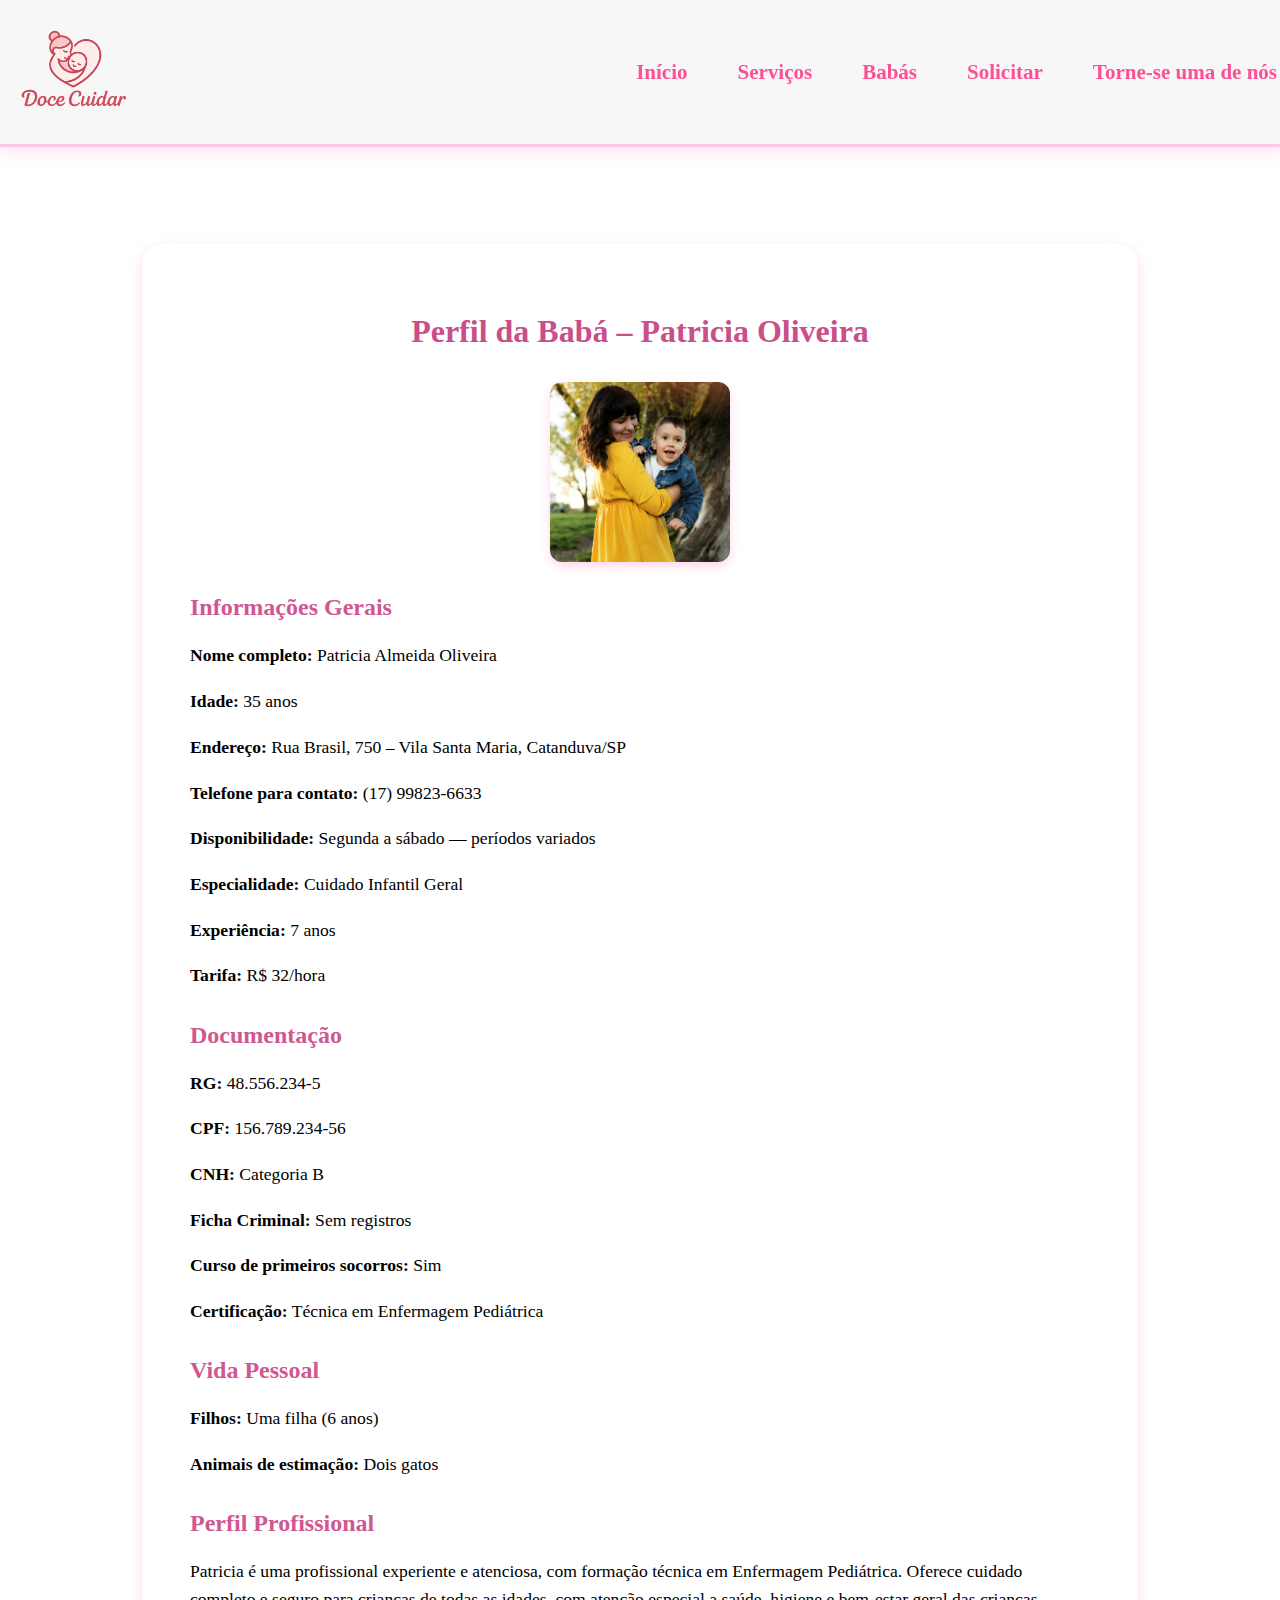
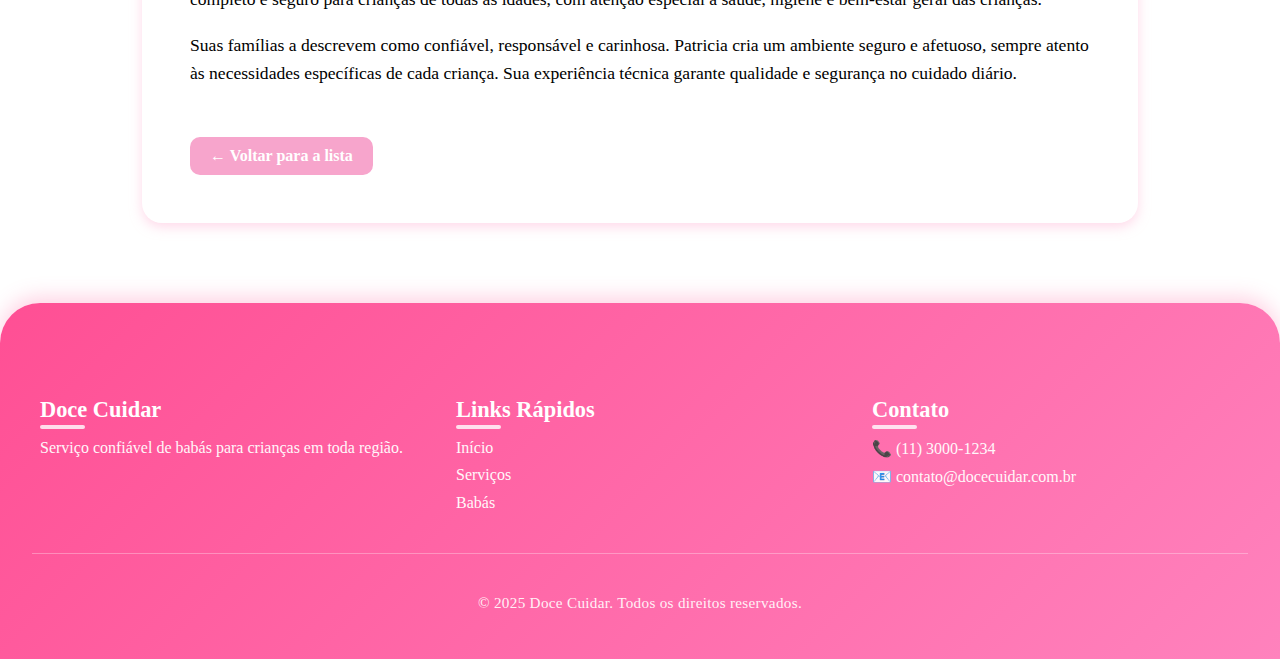
<file: perfil-patricia-oliveira.html>
<!DOCTYPE html>
<html lang="pt-BR">
<head>
    <meta charset="UTF-8">
    <meta name="viewport" content="width=device-width, initial-scale=1.0">
    <title>Patricia Oliveira - Doce Cuidar</title>
    <link rel="stylesheet" href="style.css">
</head>
<body>
    <header>
        <nav class="navbar">
            <a href="index.html" class="logo-link">
                <img class="logo" src="logo-semfundo.png" alt="logo marca doce cuidar">
            </a>

            <ul class="nav-links">
                <li><a href="index.html">Início</a></li>
                <li><a href="serviços.html">Serviços</a></li>
                <li><a href="babas.html">Babás</a></li>
                <li><a href="solicitar.html">Solicitar</a></li>
                <li><a href="contato.html">Torne-se uma de nós</a></li>
            </ul>
        </nav>
    </header>

    <section class="perfil-container">
        <h1>Perfil da Babá – Patricia Oliveira</h1>

        <div class="fotos-container">
            <img src="img/MULHER29.jpg" alt="Foto Patricia Oliveira">
        </div>

        <div class="perfil-info">
            <h2>Informações Gerais</h2>
            <p><strong>Nome completo:</strong> Patricia Almeida Oliveira</p>
            <p><strong>Idade:</strong> 35 anos</p>
            <p><strong>Endereço:</strong> Rua Brasil, 750 – Vila Santa Maria, Catanduva/SP</p>
            <p><strong>Telefone para contato:</strong> (17) 99823-6633</p>
            <p><strong>Disponibilidade:</strong> Segunda a sábado — períodos variados</p>
            <p><strong>Especialidade:</strong> Cuidado Infantil Geral</p>
            <p><strong>Experiência:</strong> 7 anos</p>
            <p><strong>Tarifa:</strong> R$ 32/hora</p>

            <h2>Documentação</h2>
            <p><strong>RG:</strong> 48.556.234-5</p>
            <p><strong>CPF:</strong> 156.789.234-56</p>
            <p><strong>CNH:</strong> Categoria B</p>
            <p><strong>Ficha Criminal:</strong> Sem registros</p>
            <p><strong>Curso de primeiros socorros:</strong> Sim</p>
            <p><strong>Certificação:</strong> Técnica em Enfermagem Pediátrica</p>

            <h2>Vida Pessoal</h2>
            <p><strong>Filhos:</strong> Uma filha (6 anos)</p>
            <p><strong>Animais de estimação:</strong> Dois gatos</p>

            <h2>Perfil Profissional</h2>
            <p>
                Patricia é uma profissional experiente e atenciosa, com formação técnica em Enfermagem Pediátrica. 
                Oferece cuidado completo e seguro para crianças de todas as idades, com atenção especial 
                a saúde, higiene e bem-estar geral das crianças.
            </p>

            <p>
                Suas famílias a descrevem como confiável, responsável e carinhosa. Patricia cria um ambiente 
                seguro e afetuoso, sempre atento às necessidades específicas de cada criança. 
                Sua experiência técnica garante qualidade e segurança no cuidado diário.
            </p>

            <a href="babas.html" class="btn-voltar">← Voltar para a lista</a>
        </div>
    </section>

    <footer class="footer">
        <div class="footer-content">
            <div class="footer-coluna">
                <h4>Doce Cuidar</h4>
                <p>Serviço confiável de babás para crianças em toda região.</p>
            </div>
            <div class="footer-coluna">
                <h4>Links Rápidos</h4>
                <p><a href="index.html">Início</a></p>
                <p><a href="serviços.html">Serviços</a></p>
                <p><a href="babas.html">Babás</a></p>
            </div>
            <div class="footer-coluna">
                <h4>Contato</h4>
                <p>📞 (11) 3000-1234</p>
                <p>📧 contato@docecuidar.com.br</p>
            </div>
        </div>
        <div class="footer-bottom">
            <p>&copy; 2025 Doce Cuidar. Todos os direitos reservados.</p>
        </div>
    </footer>
</body>
</html>
</file>
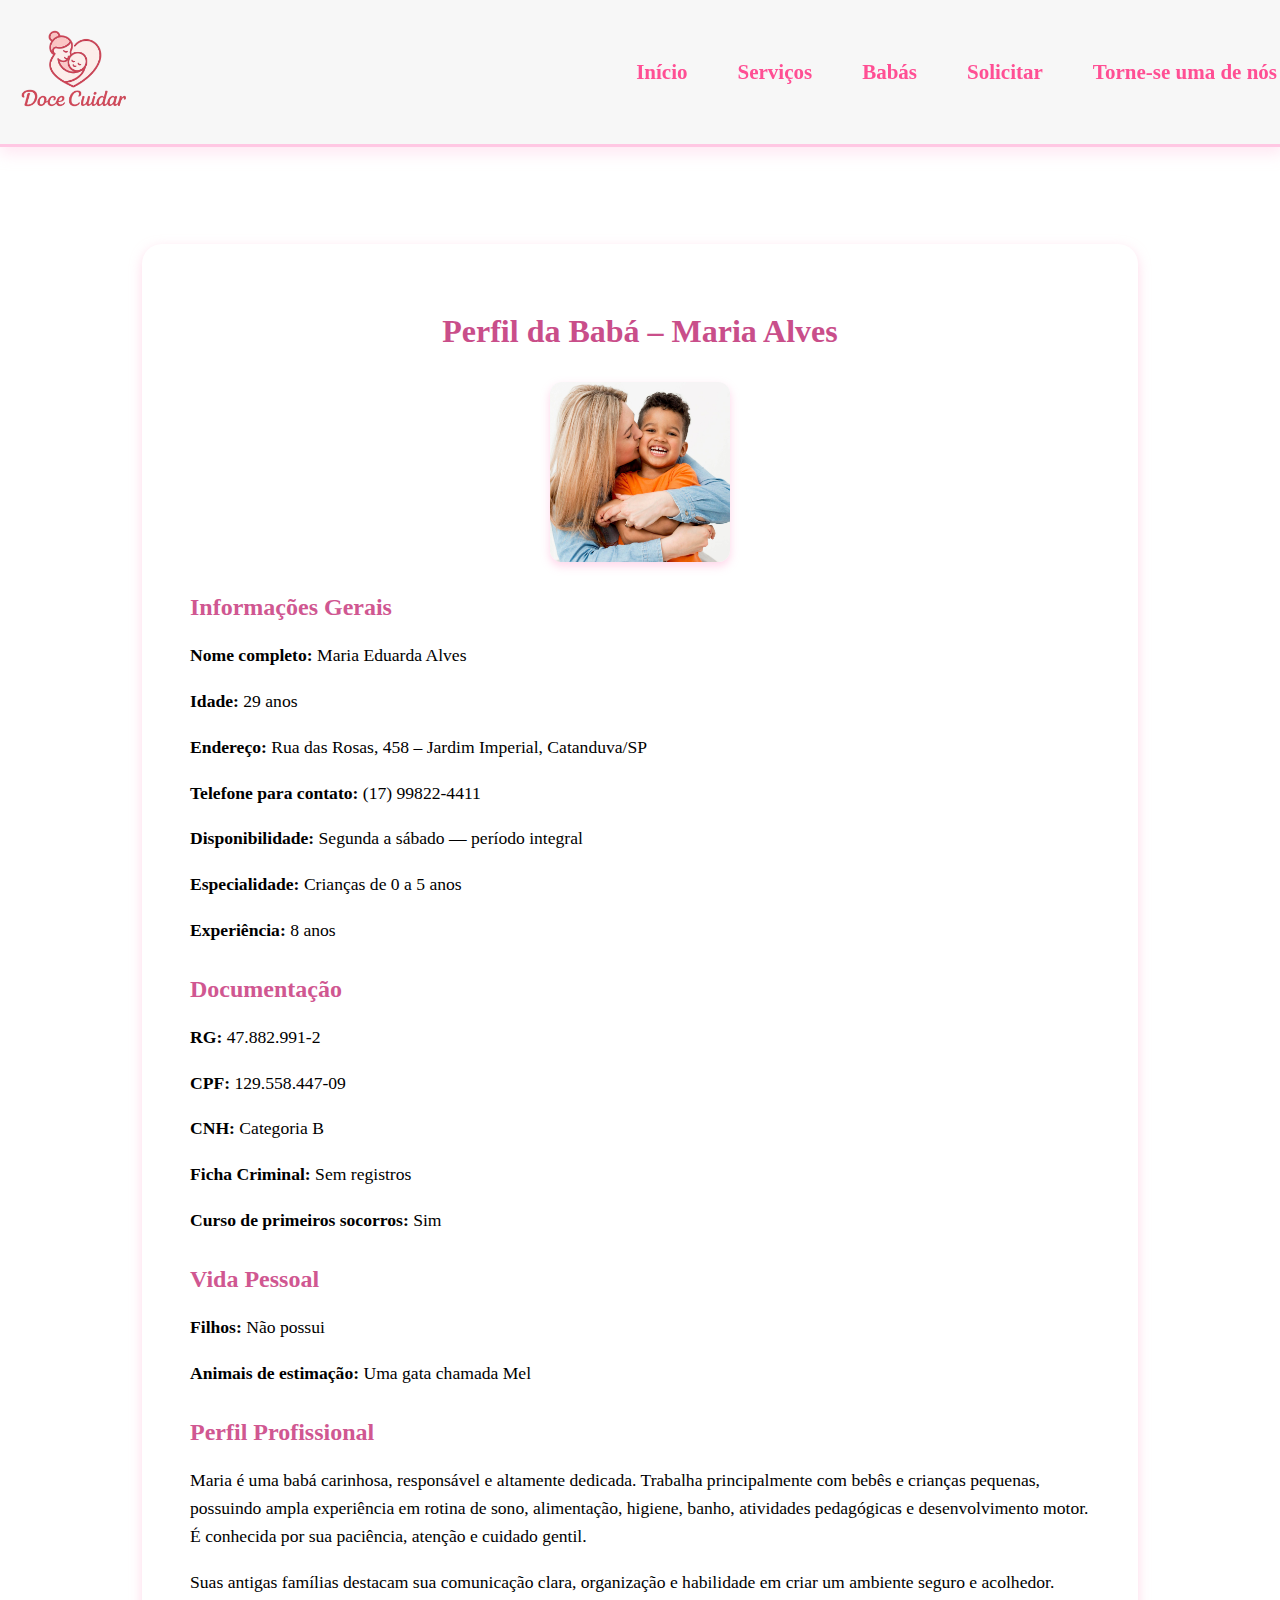
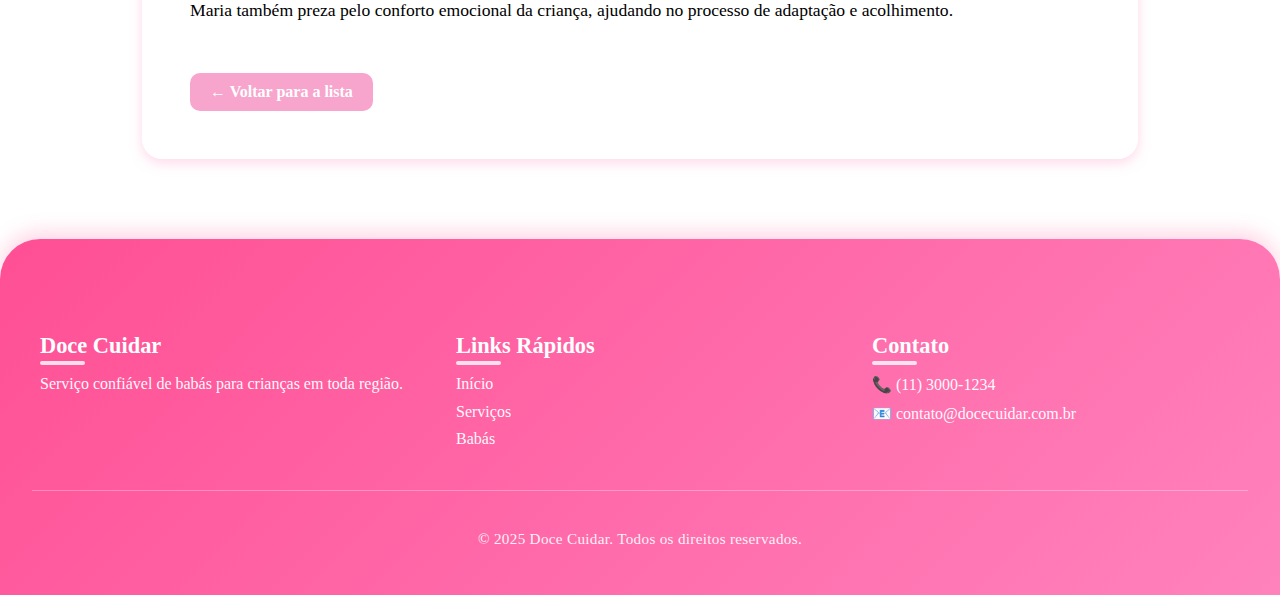
<file: perfil.html>
<!DOCTYPE html>
<html lang="pt-BR">
<head>
    <meta charset="UTF-8">
    <meta name="viewport" content="width=device-width, initial-scale=1.0">
    <title>Doce Cuidar</title>
    <link rel="stylesheet" href="style.css">
    
</head>
<body>
    <header>
        <nav class="navbar">
            <!-- Made logo a clickable link -->
            <a href="index.html" class="logo-link">
                <img class="logo" src="logo-semfundo.png" alt="logo marca doce cuidar">
            </a>

            <ul class="nav-links">
                <li><a href="index.html">Início</a></li>
                <li><a href="serviços.html">Serviços</a></li>
                <li><a href="babas.html">Babás</a></li>
                <li><a href="solicitar.html">Solicitar</a></li>
                <li><a href="contato.html">Torne-se uma de nós</a></li>
            </ul>
        </nav>
    </header>
<section class="perfil-container">

    <h1>Perfil da Babá – Maria Alves</h1>

    <!-- Galeria de Fotos -->
    <div class="fotos-container">
        <img src="img/MULHER1.jpg" alt="Foto 1 Maria">
        
    </div>

    <!-- Informações -->
    <div class="perfil-info">

        <h2>Informações Gerais</h2>

        <p><strong>Nome completo:</strong> Maria Eduarda Alves</p>
        <p><strong>Idade:</strong> 29 anos</p>
        <p><strong>Endereço:</strong> Rua das Rosas, 458 – Jardim Imperial, Catanduva/SP</p>
        <p><strong>Telefone para contato:</strong> (17) 99822-4411</p>
        <p><strong>Disponibilidade:</strong> Segunda a sábado — período integral</p>
        <p><strong>Especialidade:</strong> Crianças de 0 a 5 anos</p>
        <p><strong>Experiência:</strong> 8 anos</p>

        <h2>Documentação</h2>

        <p><strong>RG:</strong> 47.882.991-2</p>
        <p><strong>CPF:</strong> 129.558.447-09</p>
        <p><strong>CNH:</strong> Categoria B</p>
        <p><strong>Ficha Criminal:</strong> Sem registros</p>
        <p><strong>Curso de primeiros socorros:</strong> Sim</p>

        <h2>Vida Pessoal</h2>

        <p><strong>Filhos:</strong> Não possui</p>
        <p><strong>Animais de estimação:</strong> Uma gata chamada Mel</p>

        <h2>Perfil Profissional</h2>
        <p>
            Maria é uma babá carinhosa, responsável e altamente dedicada. 
            Trabalha principalmente com bebês e crianças pequenas, possuindo 
            ampla experiência em rotina de sono, alimentação, higiene, banho, 
            atividades pedagógicas e desenvolvimento motor. 
            É conhecida por sua paciência, atenção e cuidado gentil.
        </p>

        <p>
            Suas antigas famílias destacam sua comunicação clara, organização 
            e habilidade em criar um ambiente seguro e acolhedor. Maria também
            preza pelo conforto emocional da criança, ajudando no processo de
            adaptação e acolhimento.
        </p>

        <a href="babas.html" class="btn-voltar">← Voltar para a lista</a>
    </div>

</section>

<footer class="footer">
    <div class="footer-content">
        <div class="footer-coluna">
            <h4>Doce Cuidar</h4>
            <p>Serviço confiável de babás para crianças em toda região.</p>
        </div>
        <div class="footer-coluna">
            <h4>Links Rápidos</h4>
            <p><a href="index.html">Início</a></p>
            <p><a href="serviços.html">Serviços</a></p>
            <p><a href="babas.html">Babás</a></p>
        </div>
        <div class="footer-coluna">
            <h4>Contato</h4>
            <p>📞 (11) 3000-1234</p>
            <p>📧 contato@docecuidar.com.br</p>
        </div>
    </div>
    <div class="footer-bottom">
        <p>&copy; 2025 Doce Cuidar. Todos os direitos reservados.</p>
    </div>
</footer>

</body>
</html>
</file>
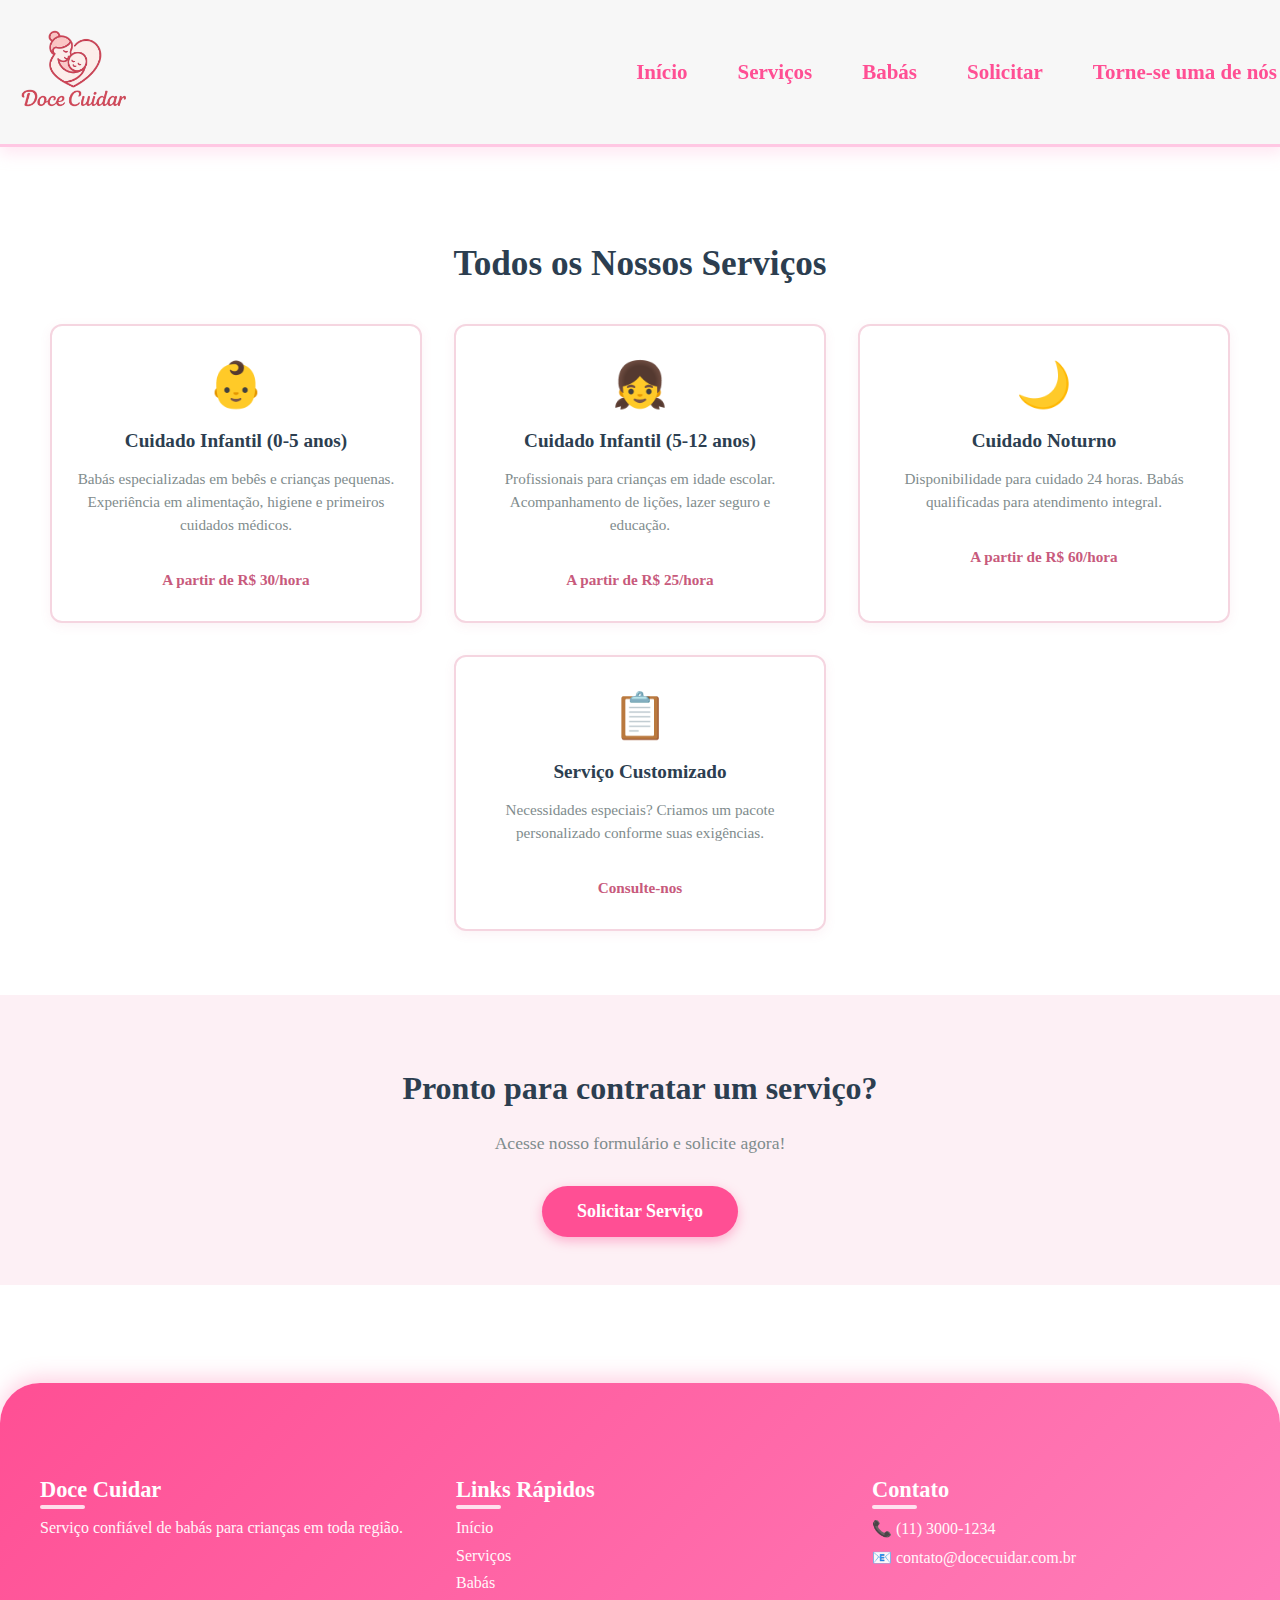
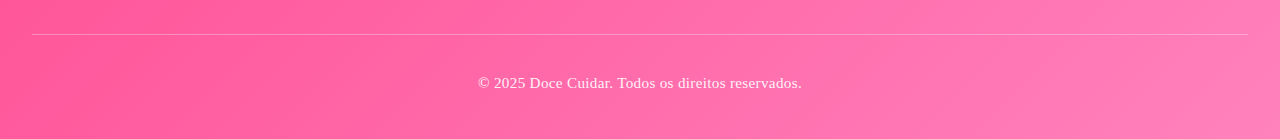
<file: serviços.html>
<!DOCTYPE html>
<html lang="pt-BR">
<head>
    <meta charset="UTF-8">
    <meta name="viewport" content="width=device-width, initial-scale=1.0">
    <title>Doce Cuidar</title>
    <link rel="stylesheet" href="style.css">
</head>
<body>
    <header>
        <nav class="navbar">
            <a href="index.html" class="logo-link">
                <img class="logo" src="logo-semfundo.png" alt="logo marca doce cuidar">
            </a>
            <ul class="nav-links">
                <li><a href="index.html">Início</a></li>
                <li><a href="serviços.html">Serviços</a></li>
                <li><a href="babas.html">Babás</a></li>
                <li><a href="solicitar.html">Solicitar</a></li>
                <li><a href="#">Torne-se uma de nós</a></li>
            </ul>
        </nav>
    </header>

    <!-- Serviços Completos -->
    <section class="servicos">
        <h2>Todos os Nossos Serviços</h2>

        <div class="servicos-container">
            
            <div class="servico-card">
                <div class="servico-icon">👶</div>
                <h3>Cuidado Infantil (0-5 anos)</h3>
                <p>Babás especializadas em bebês e crianças pequenas. Experiência em alimentação, higiene e primeiros cuidados médicos.</p>
                <span class="servico-preco">A partir de R$ 30/hora</span>
            </div>

            <div class="servico-card">
                <div class="servico-icon">👧</div>
                <h3>Cuidado Infantil (5-12 anos)</h3>
                <p>Profissionais para crianças em idade escolar. Acompanhamento de lições, lazer seguro e educação.</p>
                <span class="servico-preco">A partir de R$ 25/hora</span>
            </div>

            <div class="servico-card">
                <div class="servico-icon">🌙</div>
                <h3>Cuidado Noturno</h3>
                <p>Disponibilidade para cuidado 24 horas. Babás qualificadas para atendimento integral.</p>
                <span class="servico-preco">A partir de R$ 60/hora</span>
            </div>

            <div class="servico-card">
                <div class="servico-icon">📋</div>
                <h3>Serviço Customizado</h3>
                <p>Necessidades especiais? Criamos um pacote personalizado conforme suas exigências.</p>
                <span class="servico-preco">Consulte-nos</span>
            </div>

        </div>
    </section>

    <!-- CTA -->
    <section class="cta-servicos">
        <h2>Pronto para contratar um serviço?</h2>
        <p>Acesse nosso formulário e solicite agora!</p>
        <a href="solicitar.html" class="btn-primary">Solicitar Serviço</a>
    </section>

    <br>

    <!-- Footer -->
    <footer class="footer">
        <div class="footer-content">
            <div class="footer-coluna">
                <h4>Doce Cuidar</h4>
                <p>Serviço confiável de babás para crianças em toda região.</p>
            </div>
            <div class="footer-coluna">
                <h4>Links Rápidos</h4>
                <p><a href="index.html">Início</a></p>
                <p><a href="serviços.html">Serviços</a></p>
                <p><a href="babas.html">Babás</a></p>
            </div>
            <div class="footer-coluna">
                <h4>Contato</h4>
                <p>📞 (11) 3000-1234</p>
                <p>📧 contato@docecuidar.com.br</p>
            </div>
        </div>
        <div class="footer-bottom">
            <p>&copy; 2025 Doce Cuidar. Todos os direitos reservados.</p>
        </div>
    </footer>
</body>
</html>
</file>
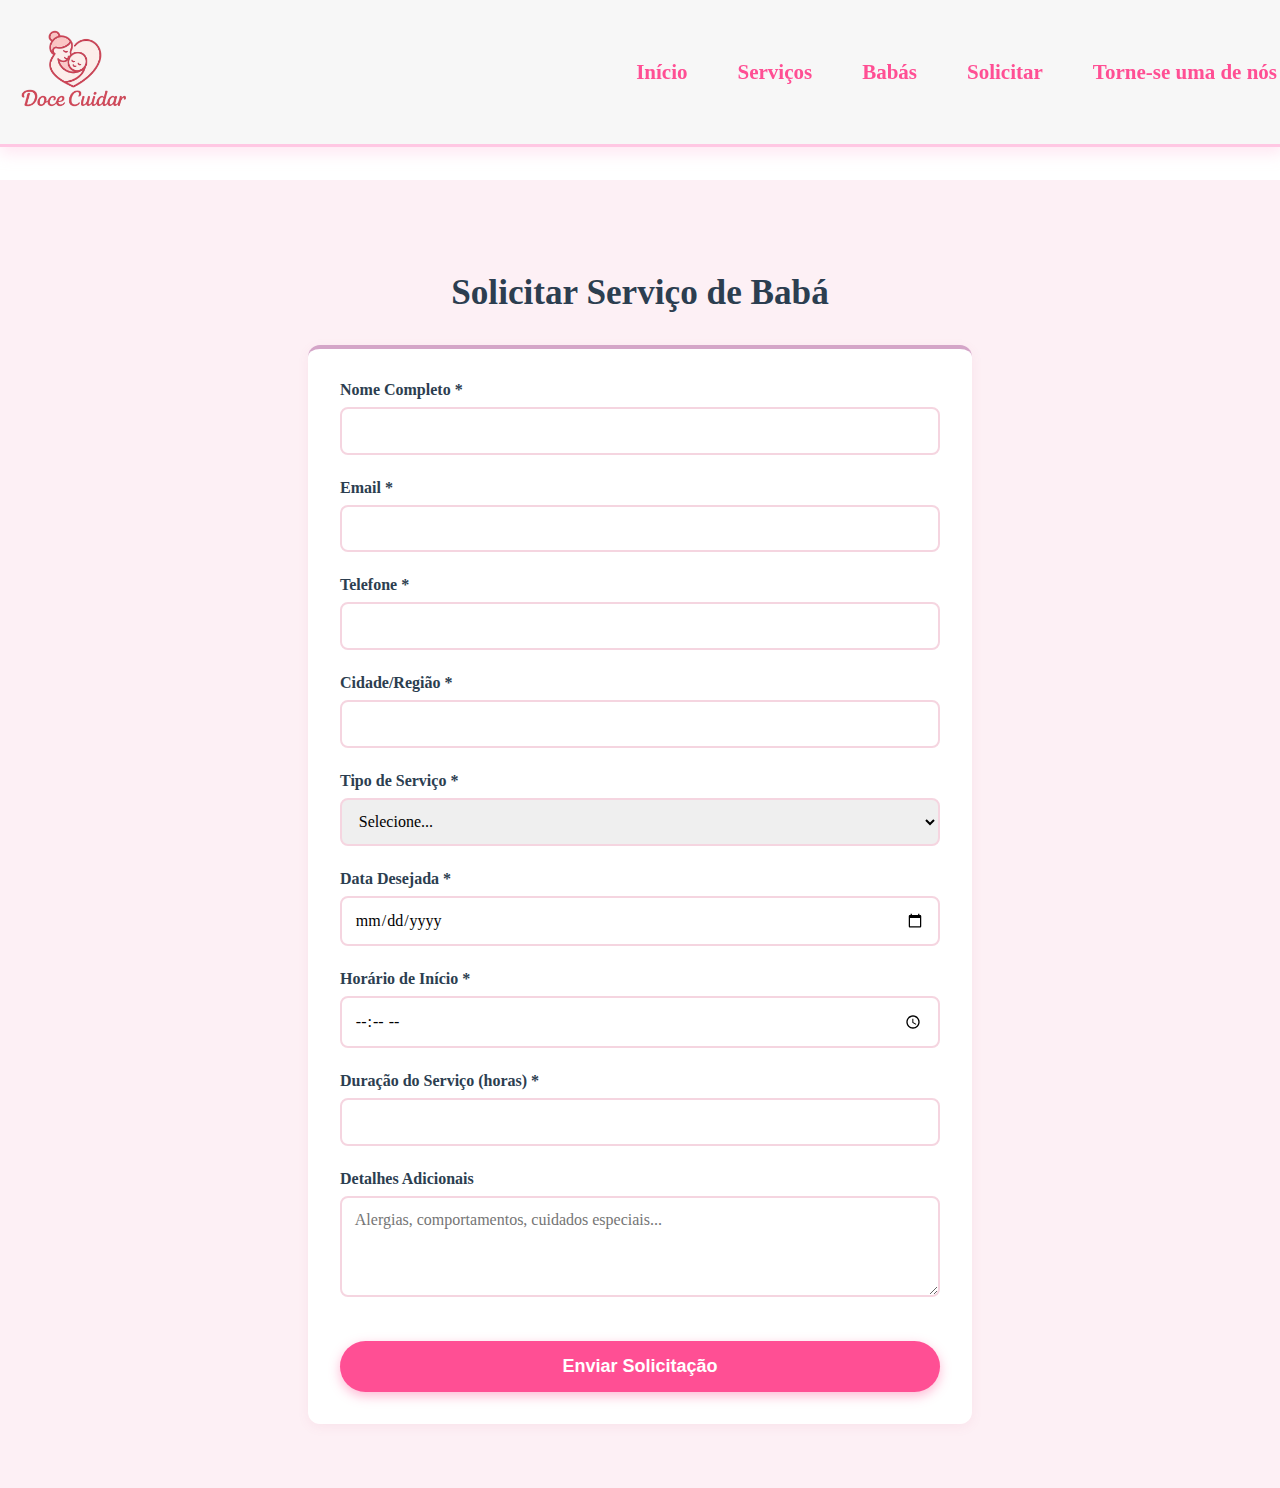
<file: solicitar.html>
<!DOCTYPE html>
<html lang="pt-BR">
<head>
    <meta charset="UTF-8">
    <meta name="viewport" content="width=device-width, initial-scale=1.0">
    <title>Doce Cuidar</title>
    <link rel="stylesheet" href="style.css">
</head>
<body>
    <header>
        <nav class="navbar">
            <a href="index.html" class="logo-link">
                <img class="logo" src="logo-semfundo.png" alt="logo marca doce cuidar">
            </a>
            <ul class="nav-links">
                <li><a href="index.html">Início</a></li>
                <li><a href="serviços.html">Serviços</a></li>
                <li><a href="babas.html">Babás</a></li>
                <li><a href="solicitar.html">Solicitar</a></li>
                <li><a href="contato.html">Torne-se uma de nós</a></li>
            </ul>
        </nav>
    </header>

 <!-- Formulário -->
<section class="formulario-section">
    <h2>Solicitar Serviço de Babá</h2>
    
    <form id="form-solicitar" class="formulario">
        
        <div class="form-group">
            <label for="nome">Nome Completo *</label>
            <input type="text" id="nome" name="nome" required>
        </div>

        <div class="form-group">
            <label for="email">Email *</label>
            <input type="email" id="email" name="email" required>
        </div>

        <div class="form-group">
            <label for="telefone">Telefone *</label>
            <input type="tel" id="telefone" name="telefone" required>
        </div>

        <div class="form-group">
            <label for="cidade">Cidade/Região *</label>
            <input type="text" id="cidade" name="cidade" required>
        </div>

        <div class="form-group">
            <label for="tipo-servico">Tipo de Serviço *</label>
            <select id="tipo-servico" name="tipo-servico" required>
                <option value="">Selecione...</option>
                <option value="crianca-pequena">Cuidado Infantil (0-5 anos)</option>
                <option value="crianca-grande">Cuidado Infantil (5-12 anos)</option>
                <option value="noturno">Serviço Noturno</option>
            </select>
        </div>

        <div class="form-group">
            <label for="data">Data Desejada *</label>
            <input type="date" id="data" name="data" required>
        </div>

        <div class="form-group">
            <label for="horario">Horário de Início *</label>
            <input type="time" id="horario" name="horario" required>
        </div>

        <div class="form-group">
            <label for="duracao">Duração do Serviço (horas) *</label>
            <input type="number" id="duracao" name="duracao" min="1" max="24" required>
        </div>

        <div class="form-group">
            <label for="detalhes">Detalhes Adicionais</label>
            <textarea id="detalhes" name="detalhes" rows="4" placeholder="Alergias, comportamentos, cuidados especiais..."></textarea>
        </div>

        <button type="submit" class="btn-primary">Enviar Solicitação</button>
    </form>

    <div id="mensagem-sucesso" class="mensagem-sucesso" style="display: none;">
        ✓ Solicitação enviada com sucesso! Entraremos em contato em breve.
    </div>
</section>


<script>
document.addEventListener("DOMContentLoaded", () => {
  const form = document.getElementById("form-solicitar");
  const mensagem = document.getElementById("mensagem-sucesso");
  const telefone = document.getElementById("telefone");

  if (!form) {
    console.error("Form não encontrado: verifique id='form-solicitar'");
    return;
  }

  // Allow only numbers in phone field
  if (telefone) {
    telefone.addEventListener("input", function () {
      const val = this.value;
      const novo = (val[0] === "+")
        ? "+" + val.slice(1).replace(/\D/g, "")
        : val.replace(/\D/g, "");
      this.value = novo;
    });
  }

  // Form submission listener
  form.addEventListener("submit", function (event) {
    event.preventDefault();

    // Validate required fields
    const obrigatorios = form.querySelectorAll("input[required], select[required], textarea[required]");
    let valido = true;

    obrigatorios.forEach(campo => {
      const valor = (campo.value || "").toString().trim();

      if (!valor) {
        campo.style.border = "2px solid #e74c3c";
        valido = false;
      } else {
        campo.style.border = "";
      }
    });

    if (!valido) {
      alert("Por favor, preencha todos os campos obrigatórios corretamente.");
      const primeiro = form.querySelector("input[required]:invalid, select[required]:invalid, textarea[required]:invalid");
      if (primeiro) primeiro.focus();
      return;
    }

    alert("✓ Solicitação enviada com sucesso! Entraremos em contato em breve.");

    // Show success message
    if (mensagem) {
      mensagem.style.display = "block";
    }

    // Clear form
    form.reset();

    // Hide success message after 5 seconds
    if (mensagem) {
      setTimeout(() => {
        mensagem.style.display = "none";
      }, 5000);
    }
  });
});
</script>


</body>
</html>
</file>
<file: style.css>
/* ------ NAVBAR ------ */
.navbar {
  display: flex;
  align-items: center;
  justify-content: space-between;
  background: #f7f7f7;
  padding: 2px 2px;
  border-bottom: 3px solid #ffc7e3;
  box-shadow: 0 6px 15px rgba(255, 182, 217, 0.35);
  position: fixed;
  width: 100%;
  left: 0;
  top: 0;
  z-index: 1000;
}

body {
  padding-top: 180px; /* ajuste se a logo for maior */
  margin: 0;
}

/* Logo link styling - removes default link styles */
.logo-link {
  display: flex;
  align-items: center;
  text-decoration: none;
  cursor: pointer;
  transition: transform 0.3s ease;
}

.logo-link:hover {
  transform: scale(1.02);
}

/* Logo */
.logo {
  height: 140px;
}

/* Navegação */
.nav-links {
  list-style: none;
  display: flex;
  gap: 40px;
  margin: 0;
  padding: 0;
}

.nav-links a {
  text-decoration: none;
  font-weight: 600; /*grossura da fonte*/
  color: #ff4f94;
  font-size: 21px;
  transition: 0.3s;
  padding: 20px 5px;
  border-radius: 14px;
}

.nav-links a:hover {
  background-color: #ff4f94;
  color: #ffffff;
  box-shadow: 0 5px 12px rgba(255, 79, 148, 0.5);
}

/* ------ BANNER ------ */
article {
  background: linear-gradient(135deg, #ff4f94, #ff82bd);
  color: white;
  padding: 90px 30px;
  text-align: center;
  border-radius: 28px;
  width: 85%;
  margin: 40px auto 60px auto;
  box-shadow: 0 8px 32px rgba(255, 79, 148, 0.35);
}

article h1 {
  font-size: 48px;
  font-weight: 800;
  margin-bottom: 15px;
  letter-spacing: 1px;
}

article p {
  font-size: 22px;
  margin-bottom: 28px;
}

/* Button styling - improved responsiveness */
.btn {
  display: inline-block;
  background-color: white;
  color: #ff4f94;
  padding: 15px 35px;
  font-size: 20px;
  font-weight: 700;
  border-radius: 50px;
  text-decoration: none;
  box-shadow: 0 6px 18px rgba(255, 255, 255, 0.4);
  transition: 0.3s ease;
  white-space: nowrap;
  border: none;
  cursor: pointer;
}

.btn:hover {
  background-color: #ffe6f2;
  transform: scale(1.07);
}

.btn:active {
  transform: scale(0.98);
}

/* ------ SERVIÇOS ------ */
.servicos {
  max-width: 1200px;
  margin: 4rem auto;
  padding: 0 2rem;
}

.servicos h2 {
  font-size: 2.6rem;
  text-align: center;
  margin-bottom: 3rem;
  color: #c85a7c;
  font-weight: 800;
}

.servicos-container {
  display: flex;
  gap: 2rem;
  flex-wrap: wrap;
  justify-content: center;
}

.servico-card {
  background: white;
  padding: 2.5rem;
  border-radius: 16px;
  box-shadow: 0 6px 20px rgba(200, 90, 124, 0.12);
  flex: 1;
  min-width: 280px;
  max-width: 320px;
  text-align: center;
  transition: transform 0.3s, box-shadow 0.3s;
  border-top: 5px solid #e7b3d7;
}

.servico-card:hover {
  transform: translateY(-8px);
  box-shadow: 0 12px 28px rgba(200, 90, 124, 0.2);
}

.servico-icon {
  font-size: 3.3rem;
  margin-bottom: 1rem;
}

.servico-card h3 {
  color: #c44873;
  margin-bottom: 1rem;
  font-size: 1.35rem;
  font-weight: 700;
}

.servico-card p {
  color: #6f4456;
  font-size: 1rem;
  line-height: 1.5;
}

/* Centraliza botão caso adicione depois */
.servicos-botao {
  text-align: center;
  margin-top: 2rem;
}

/*Como Funciona*/
.como-funciona {
  max-width: 1200px;
  margin: 4rem auto;
  padding: 0 2rem;
  text-align: center;
}

.como-funciona h2 {
  font-size: 2.2rem;
  margin-bottom: 3rem;
  color: #2c3e50;
}

.passos-container {
  display: flex;
  gap: 2rem;
  flex-wrap: wrap;
  justify-content: center;
}

.passo {
  background: white;
  padding: 2rem;
  border-radius: 12px;
  box-shadow: 0 3px 12px rgba(200, 90, 124, 0.08);
  flex: 1;
  min-width: 240px;
  max-width: 260px;
  text-align: center;
  transition: transform 0.3s, box-shadow 0.3s;
  border-top: 4px solid #d4a5c8;
}

.passo:hover {
  transform: translateY(-5px);
  box-shadow: 0 8px 24px rgba(200, 90, 124, 0.15);
}

.passo-numero {
  width: 55px;
  height: 55px;
  border-radius: 50%;
  background: #c85a7c;
  color: white;
  display: flex;
  align-items: center;
  justify-content: center;
  font-size: 1.6rem;
  margin: 0 auto 1rem;
}

.passo h4 {
  font-size: 1.2rem;
  color: #c85a7c;
  margin-bottom: 0.5rem;
}

.passo p {
  color: #555;
  font-size: 0.95rem;
}

/*babas em destaque*/

/* Babás */
.babas {
  max-width: 1200px;
  margin: 4rem auto;
  padding: 0 2rem;
}

.babas h2 {
  text-align: center;
  font-size: 2.2rem;
  margin-bottom: 3rem;
  color: #2c3e50;
}

.babas-container {
  display: flex;
  flex-wrap: wrap;
  gap: 2rem;
  justify-content: center;
}

.baba-card {
  background: #fff;
  border: 2px solid #f5d5e0;
  border-radius: 12px;
  box-shadow: 0 3px 12px rgba(200, 90, 124, 0.08);
  text-align: center;
  flex: 1;
  max-width: 280px;
  min-width: 280px;
  overflow: hidden;
  transition: .3s;
}

.baba-card:hover {
  transform: translateY(-5px);
  box-shadow: 0 8px 24px rgba(200, 90, 124, 0.15);
  border-color: #d4a5c8;
}

.baba-foto {
  width: 120px;
  height: 120px;
  margin: 0 auto;
  border-radius: 50%;
  overflow: hidden;
  display: flex;
  align-items: center;
  justify-content: center;
  padding: 5px;
}

.baba-foto img {
  width: 100%;
  height: 100%;
  object-fit: cover; /* Garante que a imagem NUNCA deforma */
  border-radius: 50%;
}

.baba-card h3 {
  font-size: 1.3rem;
  color: #2c3e50;
  padding: 1.5rem 1rem 0.5rem;
}

.especializacao {
  font-size: .9rem;
  font-weight: 600;
  color: #c85a7c;
  padding: .5rem 1rem;
}

.avaliacao {
  font-weight: bold;
  color: #d4a5c8;
  padding: .5rem 1rem;
}

.experiencia {
  font-size: .85rem;
  color: #7f8c8d;
  padding: 0 1rem 1.5rem;
}

.baba-card button {
  margin: 0 1rem 1rem;
}

/* Botão principal rosa */
.btn-primary {
  display: inline-block;
  background: #ff4f94; /* rosa principal */
  color: #fff;
  padding: 15px 35px;
  font-size: 18px;
  font-weight: bold;
  border-radius: 50px;
  text-decoration: none;
  box-shadow: 0 4px 12px rgba(255, 79, 148, 0.4);
  transition: 0.3s ease;
  border: none;
  cursor: pointer;
  white-space: nowrap;
}

.btn-primary:hover {
  background: #ff79b6; /* rosa claro no hover */
  transform: scale(1.05);
  box-shadow: 0 6px 18px rgba(255, 79, 148, 0.5);
}

.btn-primary:active {
  transform: scale(0.98);
}

/* Botão secundário dentro dos cards */
.btn-secondary {
  background: #ffe6f2;
  color: #ff4f94;
  border: none;
  padding: 10px 20px;
  font-size: 15px;
  font-weight: 600;
  border-radius: 30px;
  cursor: pointer;
  transition: 0.3s ease;
  white-space: nowrap;
  text-decoration: none;
  display: inline-block;
}

.btn-secondary:hover {
  background: #ffcae4;
  transform: scale(1.04);
}

.btn-secondary:active {
  transform: scale(0.98);
}

/* Centralização */
.center-btn {
  text-align: center;
  margin-top: 2rem;
}

/* ------ FOOTER ------ */
.footer {
  background: linear-gradient(135deg, #ff4f94, #ff82bd);
  color: white;
  padding: 4rem 2rem 2rem;
  margin-top: 5rem;
  border-top-left-radius: 40px;
  border-top-right-radius: 40px;
  box-shadow: 0 -6px 20px rgba(255, 79, 148, 0.25);
}

.footer-content {
  max-width: 1200px;
  margin: 0 auto 2rem auto;
  display: flex;
  justify-content: space-between;
  flex-wrap: wrap;
  gap: 3rem;
}

.footer-coluna {
  flex: 1;
  min-width: 240px;
}

.footer-coluna h4 {
  font-size: 1.4rem;
  font-weight: 700;
  margin-bottom: 1rem;
  position: relative;
}

.footer-coluna h4::after {
  content: "";
  width: 45px;
  height: 4px;
  background: #ffffff;
  border-radius: 10px;
  position: absolute;
  left: 0;
  bottom: -6px;
  opacity: 0.8;
}

.footer-coluna p {
  font-size: 1rem;
  margin: 0.6rem 0;
  opacity: 0.95;
}

.footer-coluna a {
  color: #fff;
  text-decoration: none;
  font-weight: 500;
  transition: 0.3s;
}

.footer-coluna a:hover {
  color: #ffe6f2;
  padding-left: 6px;
}

.footer-bottom {
  text-align: center;
  margin-top: 2rem;
  padding-top: 1.5rem;
  border-top: 1px solid rgba(255, 255, 255, 0.35);
  opacity: 0.9;
}

.footer-bottom p {
  font-size: 0.95rem;
  letter-spacing: 0.3px;
}

/* Seção de Serviços */
.servicos {
  max-width: 1200px;
  margin: 4rem auto;
  padding: 0 2rem;
  text-align: center;
}

.servicos h2 {
  font-size: 2.2rem;
  margin-bottom: 2.5rem;
  color: #2c3e50;
}

/* Container dos cards */
.servicos-container {
  display: flex;
  gap: 2rem;
  flex-wrap: wrap;
  justify-content: center;
}

/* Card individual */
.servico-card {
  background: #ffffff;
  border-radius: 12px;
  width: 280px;
  padding: 2rem 1.5rem;
  box-shadow: 0 3px 12px rgba(200, 90, 124, 0.08);
  border: 2px solid #f5d5e0;
  transition: 0.3s ease;
}

.servico-card:hover {
  transform: translateY(-6px);
  box-shadow: 0 8px 24px rgba(200, 90, 124, 0.15);
  border-color: #d4a5c8;
}

/* Ícone */
.servico-icon {
  font-size: 2.8rem;
  margin-bottom: 1rem;
}

/* Título */
.servico-card h3 {
  font-size: 1.2rem;
  color: #2c3e50;
  margin-bottom: 1rem;
}

/* Texto */
.servico-card p {
  font-size: 0.95rem;
  color: #7f8c8d;
  line-height: 1.5;
}

/* Preço */
.servico-preco {
  display: inline-block;
  margin-top: 1.2rem;
  font-weight: 600;
  color: #c85a7c;
  font-size: 0.95rem;
}

/* CTA inferior */
.cta-servicos {
  background-color: #fdf0f5;
  text-align: center;
  padding: 3rem 2rem;
  margin-top: 4rem;
}

.cta-servicos h2 {
  font-size: 2rem;
  color: #2c3e50;
}

.cta-servicos p {
  margin: 1rem 0 2rem;
  font-size: 1.1rem;
  color: #7f8c8d;
}

/* Seção */
.secao-tabela {
  max-width: 1200px;
  margin: 4rem auto;
  padding: 0 2rem;
}

.secao-tabela h2 {
  text-align: center;
  font-size: 2.2rem;
  margin-bottom: 3rem;
  color: #2c3e50;
}

/* Container para responsividade */
.tabela-container {
  overflow-x: auto;
  border-radius: 12px;
  box-shadow: 0 3px 12px rgba(200, 90, 124, 0.08);
}

/* Tabela */
.tabela-babas {
  width: 100%;
  border-collapse: collapse;
  background: #fff;
  min-width: 700px;
}

/* Cabeçalho */
.tabela-babas thead {
  background: #fbe3ed;
}

.tabela-babas th {
  padding: 1rem;
  color: #c85a7c;
  font-weight: 700;
  text-align: left;
  border-bottom: 2px solid #f2c9d9;
}

/* Linhas */
.tabela-babas td {
  padding: 1rem;
  color: #2c3e50;
  border-bottom: 1px solid #f3d8e3;
  white-space: nowrap;
  overflow: hidden;
  text-overflow: ellipsis;
}

/* make action column responsive */
.tabela-babas td:last-child {
  white-space: normal;
}

/* Botão */
.btn-tabela {
  padding: 0.5rem 1.2rem;
  background: #e8b4c8;
  border: none;
  border-radius: 20px;
  color: #fff;
  font-size: 0.9rem;
  font-weight: 600;
  cursor: pointer;
  transition: 0.3s;
  white-space: nowrap;
  text-decoration: none;
}

.btn-tabela:hover {
  background: #c85a7c;
  transform: translateY(-2px);
}

/* Formulário */
.formulario-section {
  background-color: #fdf0f5;
  padding: 4rem 2rem;
}

.formulario-section h2 {
  font-size: 2.2rem;
  text-align: center;
  margin-bottom: 2rem;
  color: #2c3e50;
}

.formulario {
  max-width: 600px;
  margin: 0 auto;
  background: white;
  padding: 2rem;
  border-radius: 12px;
  box-shadow: 0 3px 12px rgba(200, 90, 124, 0.08);
  border-top: 4px solid #d4a5c8;
}

.form-group {
  margin-bottom: 1.5rem;
}

.form-group label {
  display: block;
  margin-bottom: 0.5rem;
  color: #2c3e50;
  font-weight: 600;
}

.form-group input,
.form-group select,
.form-group textarea {
  width: 100%;
  padding: 0.8rem;
  border: 2px solid #f5d5e0;
  border-radius: 8px;
  font-size: 1rem;
  font-family: inherit;
  transition: border-color 0.3s;
  box-sizing: border-box;
}

.form-group input:focus,
.form-group select:focus,
.form-group textarea:focus {
  outline: none;
  border-color: #c85a7c;
  box-shadow: 0 0 8px rgba(200, 90, 124, 0.2);
}

.formulario button {
  width: 100%;
  margin-top: 1rem;
}

.mensagem-sucesso {
  max-width: 600px;
  margin: 1rem auto;
  padding: 1rem;
  background-color: #d4f1e1;
  color: #0f6f3a;
  border: 1px solid #a8e6d0;
  border-radius: 8px;
  text-align: center;
  font-weight: 600;
}

.container {
  max-width: 1200px;
  margin: 0 auto;
  padding: 0 2rem;
}

.contato-info {
  margin: 4rem auto;
}

.contato-info h2 {
  font-size: 2.2rem;
  margin-bottom: 3rem;
  color: #2c3e50;
}

.contato-cards {
  display: flex;
  justify-content: center;
  gap: 2rem;
  flex-wrap: wrap;
  margin-bottom: 3rem;
}

.contato-card {
  background: white;
  padding: 2rem;
  border-radius: 12px;
  text-align: center;
  flex: 1;
  min-width: 260px;
  max-width: 300px;
  box-shadow: 0 4px 12px rgba(0, 0, 0, 0.1);
  transition: .2s;
}

.contato-card:hover {
  transform: translateY(-4px);
  box-shadow: 0 6px 18px rgba(0, 0, 0, 0.15);
}

.contato-card h3 {
  color: #c85a7c;
  font-size: 1.4rem;
  margin-bottom: 1rem;
  font-weight: 600;
}

.contato-dado {
  font-size: 1.1rem;
  font-weight: 600;
  color: #2c3e50;
  margin: 0.5rem 0;
}

.contato-pequeno {
  font-size: 0.9rem;
  color: #7f8c8d;
  margin: 0.5rem 0;
}

.perfil-container {
  max-width: 900px;
  margin: 4rem auto;
  background: #ffffff;
  padding: 3rem;
  border-radius: 20px;
  box-shadow: 0 4px 12px rgba(255, 182, 213, 0.5);
}

.perfil-container h1 {
  text-align: center;
  color: #c94e8a;
  margin-bottom: 2rem;
}

/* --- Fotos --- */

.fotos-container {
  display: flex;
  justify-content: center;
  gap: 20px;
  margin-bottom: 2rem;
}

.fotos-container img {
  width: 180px;
  height: 180px;
  border-radius: 12px;
  object-fit: cover;
  box-shadow: 0 4px 10px rgba(255, 150, 200, 0.4);
}

/* --- Texto --- */

.perfil-info h2 {
  margin-top: 2rem;
  color: #d05791;
}

.perfil-info p {
  line-height: 1.6;
  font-size: 1.1rem;
}

/* --- Botão voltar --- */

.btn-voltar {
  display: inline-block;
  margin-top: 2rem;
  padding: 10px 20px;
  background: #f7a5cc;
  color: #fff;
  border-radius: 10px;
  text-decoration: none;
  font-weight: bold;
  transition: .2s;
  border: none;
  cursor: pointer;
}

.btn-voltar:hover {
  background: #d86aa5;
}

@media screen and (max-width: 1024px) {
  .nav-links {
    gap: 20px;
  }

  .nav-links a {
    font-size: 18px;
    padding: 15px 12px;
  }

  article h1 {
    font-size: 36px;
  }

  article p {
    font-size: 18px;
  }

  /* Responsive button sizing for tablets */
  .btn {
    padding: 12px 30px;
    font-size: 18px;
  }

  .btn-primary {
    padding: 12px 30px;
    font-size: 16px;
  }

  .servicos h2,
  .como-funciona h2,
  .babas h2,
  .contato-info h2,
  .secao-tabela h2 {
    font-size: 1.8rem;
  }
}

@media screen and (max-width: 768px) {
  body {
    padding-top: 140px;
  }

  .navbar {
    flex-wrap: wrap;
    padding: 10px;
    justify-content: center;
  }

  .logo {
    height: 80px;
  }

  .nav-links {
    width: 100%;
    justify-content: center;
    gap: 10px;
    margin-top: 10px;
  }

  .nav-links a {
    font-size: 14px;
    padding: 10px 12px;
  }

  article {
    width: 90%;
    padding: 50px 20px;
    margin: 20px auto 40px auto;
  }

  article h1 {
    font-size: 28px;
  }

  article p {
    font-size: 16px;
    margin-bottom: 20px;
  }

  /* Responsive buttons for mobile - better touch targets */
  .btn {
    padding: 12px 25px;
    font-size: 16px;
    min-width: 200px;
  }

  .btn-primary {
    padding: 12px 25px;
    font-size: 16px;
    width: auto;
  }

  .servicos,
  .como-funciona,
  .babas,
  .secao-tabela {
    margin: 2rem auto;
    padding: 0 1rem;
  }

  .servicos h2,
  .como-funciona h2,
  .babas h2,
  .contato-info h2,
  .secao-tabela h2,
  .formulario-section h2 {
    font-size: 1.6rem;
    margin-bottom: 2rem;
  }

  .servico-card,
  .passo,
  .baba-card {
    min-width: 100%;
    max-width: 100%;
  }

  /* Footer mobile */
  .footer {
    padding: 3rem 1.5rem 1.5rem;
    border-top-left-radius: 20px;
    border-top-right-radius: 20px;
  }

  .footer-content {
    gap: 2rem;
  }

  .footer-coluna {
    min-width: 100%;
    text-align: center;
  }

  .footer-coluna h4::after {
    left: 50%;
    transform: translateX(-50%);
  }

  .formulario {
    padding: 1.5rem;
  }

  .formulario-section {
    padding: 3rem 1rem;
  }

  .cta-servicos {
    padding: 2rem 1rem;
  }

  .cta-servicos h2 {
    font-size: 1.5rem;
  }

  .cta-servicos p {
    font-size: 1rem;
  }

  .contato-card {
    min-width: 100%;
  }

  .tabela-container::before {
    content: "← Deslize para ver mais →";
    display: block;
    text-align: center;
    padding: 0.5rem;
    background: #fff5f9;
    color: #c85a7c;
    font-size: 0.85rem;
    font-weight: 600;
    border-radius: 8px 8px 0 0;
  }

  .tabela-babas td {
    white-space: normal;
    overflow: visible;
    text-overflow: clip;
  }

  .tabela-babas td:last-child {
    white-space: normal;
  }

  .btn-tabela {
    padding: 0.5rem 1rem;
    font-size: 0.85rem;
  }
}

@media screen and (max-width: 480px) {
  body {
    padding-top: 160px;
  }

  .logo {
    height: 70px;
  }

  .nav-links {
    gap: 5px;
  }

  .nav-links a {
    font-size: 12px;
    padding: 8px 8px;
  }

  article {
    width: 95%;
    padding: 40px 15px;
    border-radius: 20px;
  }

  article h1 {
    font-size: 24px;
    letter-spacing: 0.5px;
  }

  article p {
    font-size: 14px;
  }

  /* Mobile button - full width for better UX */
  .btn {
    padding: 12px 20px;
    font-size: 14px;
    width: 100%;
    max-width: 300px;
  }

  .btn-primary {
    padding: 12px 20px;
    font-size: 14px;
    width: 100%;
  }

  .servicos h2,
  .como-funciona h2,
  .babas h2,
  .contato-info h2,
  .secao-tabela h2,
  .formulario-section h2 {
    font-size: 1.4rem;
  }

  .btn-secondary {
    padding: 12px 25px;
    font-size: 16px;
  }
}
</file>
